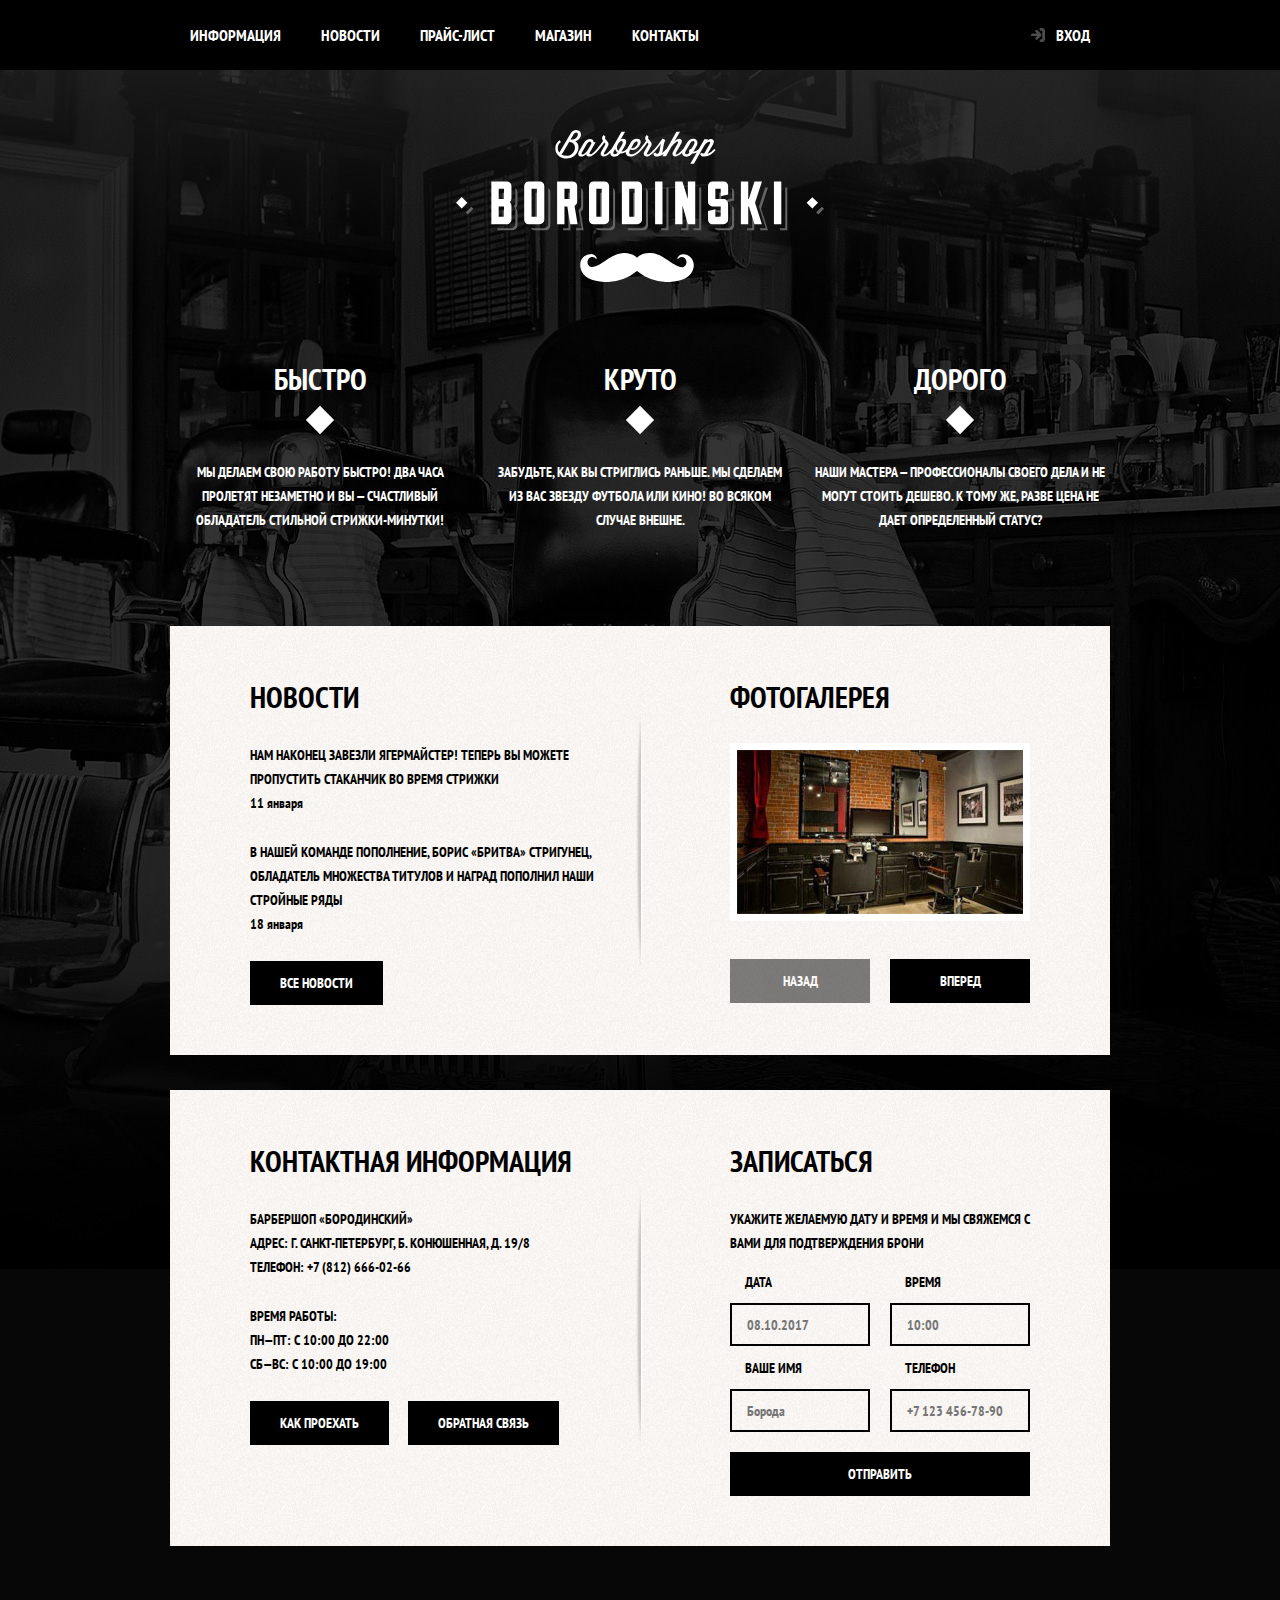
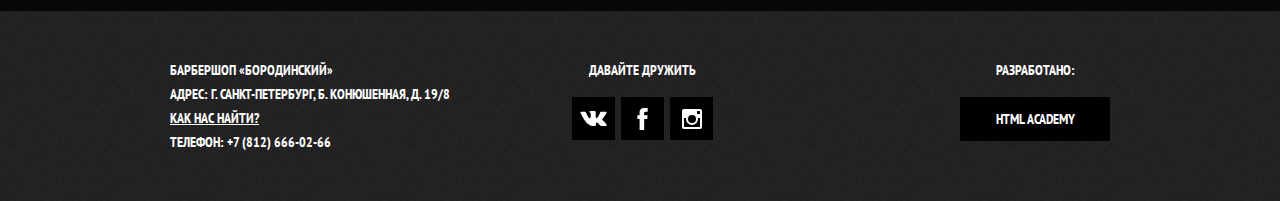
<file: index.html>
<!DOCTYPE html>
<html lang="ru">

<head>
    <meta charset="UTF-8">
    <title>Барбершоп «Бородинский»</title>
    <link rel="stylesheet" href="https://fonts.googleapis.com/css2?family=PT+Sans+Narrow:wght@400;700&display=swap">
    <link rel="stylesheet" href="css/normalize.css">
    <link rel="stylesheet" href="css/style.css">
</head>

<body>
    <header class="main-header">
        <nav class="main-navigation">
            <a class="main-header-logo">
                <img src="img/index-logo.svg" width="368" height="153" alt="Логотип барбершопа">
            </a>

            <div class="main-navigation-wrapper">
                <div class="container">
                    <ul class="site-navigation">
                        <li><a href="info.html">Информация</a></li>
                        <li><a href="news.html">Новости</a></li>
                        <li><a href="price.html">Прайс-лист</a></li>
                        <li><a href="catalog.html">Магазин</a></li>
                        <li><a href="contacts.html">Контакты</a></li>
                    </ul>
                    <ul class="user-navigation">
                        <li><a class="login-link" href="login.html">Вход</a></li>
                    </ul>
                </div>
            </div>
        </nav>
    </header>
    <main class="container">
        <h1 class="visually-hidden">Барбершоп «Бородинский»</h1>

        <section class="features">
            <h2 class="visually-hidden">Преимущества</h2>
            <ul class="features-list">
                <li class="features-item">
                    <h3>Быстро</h3>
                    <p>Мы делаем свою работу быстро! Два часа пролетят незаметно и вы — счастливый обладатель стильной
                        стрижки-минутки!</p>
                </li>
                <li class="features-item">
                    <h3>Круто</h3>
                    <p>Забудьте, как вы стриглись раньше. Мы сделаем из вас звезду футбола или кино! Во всяком случае
                        внешне.</p>
                </li>
                <li class="features-item">
                    <h3>Дорого</h3>
                    <p>Наши мастера — профессионалы своего дела и не могут стоить дешево. К тому же, разве цена не дает
                        определенный статус?</p>
                </li>
            </ul>
        </section>

        <div class="index-columns">
            <section class="news">
                <h2>Новости</h2>
                <ul class="news-list">
                    <li class="news-item">
                        <p>Нам наконец завезли Ягермайстер! Теперь вы можете пропустить стаканчик во время стрижки</p>
                        <time datetime="2016-01-11">11 января</time>
                    </li>
                    <li class="news-item">
                        <p>В нашей команде пополнение, Борис «Бритва» Стригунец, обладатель множества титулов и наград
                            пополнил наши стройные ряды</p>
                        <time datetime="2016-01-18">18 января</time>
                    </li>
                </ul>
                <a class="button" href="news.html" >Все новости</a>
            </section>
            <section class="gallery">
                <h2>Фотогалерея</h2>
                <div class="gallery-container">
                    <figure class="gallery-content">
                        <a href="#"><img src="img/studio.jpg" width="286" height="164" alt="Интерьер"></a>
                    </figure>
                    <button class="button gallery-button gallery-button-back" type="button" disabled>Назад</button>
                    <button class="button gallery-button gallery-button-next" type="button">Вперед</button>
                </div>
            </section>
        </div>

        <div class="index-columns">
            <section class="contacts">
                <h2>Контактная информация</h2>
                <p>
                    Барбершоп «Бородинский»<br>
                    Адрес: г. Санкт-Петербург, Б. Конюшенная, д. 19/8<br>
                    Телефон: +7 (812) 666-02-66</p>
                <p>
                    Время работы:<br>
                    пн—пт: с 10:00 до 22:00<br>
                    сб—вс: с 10:00 до 19:00
                </p>
                <a class="button js-button-map" href="map.html">Как проехать</a>
                <a class="button" href="contacts.html">Обратная связь</a>
            </section>

            <section class="appointment">
                <h2>Записаться</h2>
                <p class="appointment-info">Укажите желаемую дату и время и мы свяжемся с вами для подтверждения брони
                </p>
                <!-- Здесь будет форма -->
                <form class="appointment-form" action="https://echo.htmlacademy.ru" method="post">
                    <p class="appointment-item">
                        <label for="appointment-date">Дата</label>
                        <input id="appointment-date" name="date" type="text" placeholder="08.10.2017">
                    </p>
                    <p class="appointment-item">
                        <label for="appointment-time">Время</label>
                        <input id="appointment-time" name="time" type="text" placeholder="10:00">
                    </p>
                    <p class="appointment-item">
                        <label for="appointment-name">Ваше имя</label>
                        <input id="appointment-name" name="name" type="text" placeholder="Борода">
                    </p>
                    <p class="appointment-item">
                        <label for="appointment-phone">Телефон</label>
                        <input id="appointment-phone" name="phone" type="tel" placeholder="+7 123 456-78-90">
                    </p>
                    <button class="button" type="submit">Отправить</button>
                </form>
            </section>
        </div>
    </main>
    <footer class="main-footer">
        <div class="container">
            <p class="footer-contacts">
                Барбершоп «Бородинский»<br>
                Адрес: г. Санкт-Петербург, Б. Конюшенная, д. 19/8<br>
                <a class="js-button-map-footer" href="map.html">Как нас найти?</a><br>
                Телефон: +7 (812) 666-02-66
            </p>
            <div class="footer-social">
                <b>Давайте дружить</b>
                <ul>
                    <li><a class="social-button" href="#"><span class="visually-hidden">Вконтакте</span>
                            <svg xmlns="http://www.w3.org/2000/svg" width="27" height="15" viewBox="0 0 26.14 14.91">
                                <path
                                    d="M26 13.47l-.09-.17a13.55 13.55 0 0 0-2.6-3q-.87-.83-1.1-1.12A1 1 0 0 1 22 8a10.27 10.27 0 0 1 1.22-1.78l.88-1.16q2.35-3.13 2-4L26 .94a.8.8 0 0 0-.4-.22 2.14 2.14 0 0 0-.87 0h-3.92a.51.51 0 0 0-.27 0h-.3a.6.6 0 0 0-.15.14.93.93 0 0 0-.14.24 22.22 22.22 0 0 1-1.46 3.06q-.5.84-.93 1.46a7 7 0 0 1-.71.91 4.94 4.94 0 0 1-.52.47q-.23.18-.35.15l-.23-.05a.9.9 0 0 1-.31-.33 1.49 1.49 0 0 1-.16-.53V1.6a3.14 3.14 0 0 0 0-.62 2.12 2.12 0 0 0-.14-.44.73.73 0 0 0-.28-.33 1.57 1.57 0 0 0-.46-.18A9 9 0 0 0 12.57 0a8.93 8.93 0 0 0-3.25.33 1.83 1.83 0 0 0-.52.41q-.25.3-.07.33a1.67 1.67 0 0 1 1.16.59l.08.16a2.6 2.6 0 0 1 .19.63 6.32 6.32 0 0 1 .12 1 10.59 10.59 0 0 1 0 1.7q-.07.71-.13 1.1a2.21 2.21 0 0 1-.18.64 2.69 2.69 0 0 1-.16.3l-.07.07a1 1 0 0 1-.37.07.86.86 0 0 1-.46-.19 3.27 3.27 0 0 1-.56-.52 7 7 0 0 1-.66-.93q-.37-.6-.76-1.42l-.22-.39q-.2-.38-.56-1.11t-.62-1.43A.9.9 0 0 0 5.2.9h-.07a.93.93 0 0 0-.22-.16A1.44 1.44 0 0 0 4.6.65L.87.68A1 1 0 0 0 .1.94L0 1a.44.44 0 0 0 0 .22 1.08 1.08 0 0 0 .08.37Q.9 3.53 1.86 5.31t1.66 2.87Q4.23 9.27 5 10.24t1 1.24l.37.41.34.33a8.06 8.06 0 0 0 1 .78 16.34 16.34 0 0 0 1.4.9 7.6 7.6 0 0 0 1.79.72 6.19 6.19 0 0 0 2 .22h1.57a1.08 1.08 0 0 0 .72-.3l.05-.07a.9.9 0 0 0 .1-.25 1.38 1.38 0 0 0 0-.37 4.48 4.48 0 0 1 .09-1.05 2.77 2.77 0 0 1 .23-.71 1.74 1.74 0 0 1 .29-.4 1.19 1.19 0 0 1 .23-.2h.11a.86.86 0 0 1 .77.21 4.52 4.52 0 0 1 .83.79q.39.47.93 1.05a6.41 6.41 0 0 0 1 .87l.27.16a3.31 3.31 0 0 0 .71.3 1.53 1.53 0 0 0 .76.07l3.48-.05a1.58 1.58 0 0 0 .8-.17.68.68 0 0 0 .34-.37 1.06 1.06 0 0 0 0-.46 1.71 1.71 0 0 0-.1-.36z"
                                    fill="#fff" />
                            </svg>
                        </a>
                    </li>
                    <li><a class="social-button" href="#" ><span class="visually-hidden">Фейсбук</span>
                            <svg xmlns="http://www.w3.org/2000/svg" width="19" height="22" viewBox="0 0 10.15 21.74">
                                <path
                                    d="M3.34 1.12A4.77 4.77 0 0 1 6.53 0h3.61v3.81H7.81a1.07 1.07 0 0 0-1.09.83v2.55h3.42c-.08 1.23-.24 2.45-.41 3.67h-3v10.87H2.21V10.86H0V7.21h2.19V3.66a3.83 3.83 0 0 1 1.15-2.54z"
                                    fill="#fff" />
                            </svg>
                        </a>
                    </li>
                    <li><a class="social-button" href="#" ><span class="visually-hidden">Инстаграм</span>
                            <svg xmlns="http://www.w3.org/2000/svg" width="20" height="20" viewBox="0 0 20 20">
                                <path
                                    d="M18 0H2a2 2 0 0 0-2 2v16a2 2 0 0 0 2 2h16a2 2 0 0 0 2-2V2a2 2 0 0 0-2-2zm-8 6a4 4 0 1 1-4 4 4 4 0 0 1 4-4zM2.5 18a.47.47 0 0 1-.5-.5V9h2.1a3.4 3.4 0 0 0-.1 1 6 6 0 1 0 12 0 3.4 3.4 0 0 0-.1-1H18v8.5a.47.47 0 0 1-.5.5zM18 4.5a.47.47 0 0 1-.5.5h-2a.47.47 0 0 1-.5-.5v-2a.47.47 0 0 1 .5-.5h2a.47.47 0 0 1 .5.5z"
                                    fill="#fff" />
                            </svg>
                        </a>
                    </li>
                </ul>
            </div>
            <p class="footer-copyright">
                <b>Разработано:</b>
                <a class="button" href="https://htmlacademy.ru">HTML Academy</a>
            </p>
        </div>
    </footer>

    <section class="modal modal-login">
        <h2>Личный кабинет</h2>
        <p class="modal-description">Введите свой логин и пароль</p>
        <!--Здесь будет форма-->
        <form class="login-form" action="https://echo.htmlacademy.ru" method="post">
            <p>
                <label class="visually-hidden" for="user-login">Логин</label>
                <input class="login-icon-user" id="user-login" type="text" name="login" placeholder="Логин">
            </p>
            <p>
                <label class="visually-hidden" for="user-password">Пароль</label>
                <input class="login-icon-password" id="user-password" type="password" name="password"
                    placeholder="Пароль">
            </p>
            <p class="login-help">
                <label class="login-checkbox">
                    <input class="visually-hidden" type="checkbox" name="remember"  id="login-password-info">
                    <span class="checkbox-indicator"></span>
                    Запомните меня
                </label>
                <a class="restore" href="#" >Я забыл пароль!</a>
            </p>
            <button class="button" type="submit">Войти</button>
        </form>
        <button class="modal-close" type="button">Закрыть</button>
    </section>

    <section class="modal modal-map">
        <h2 class="visually-hidden">Как до нас добраться</h2>

            <div style="position:relative;overflow:hidden;"><a href="https://yandex.ru/maps/2/saint-petersburg/?utm_medium=mapframe&utm_source=maps" style="color:#eee;font-size:12px;position:absolute;top:0px;">Санкт‑Петербург</a><a href="https://yandex.ru/maps/2/saint-petersburg/house/bolshaya_konyushennaya_ulitsa_19_8/Z0kYdQVjSEQPQFtjfXVyeXpgYQ==/?display-text=%D0%B1%D0%BE%D0%BB%D1%8C%D1%88%D0%B0%D1%8F%20%D0%BA%D0%BE%D0%BD%D1%8E%D1%88%D0%B5%D0%BD%D0%BD%D0%B0%D1%8F%2019&ll=30.326686%2C59.938276&mode=search&sctx=ZAAAAAgAEAAaKAoSCRptVRLZwURAEQ6%2BMJkq7EZAEhIJAAAAAICNvz8RAADoIpMXqT8oCjgAQIeJBkgBagJydXAAnQHNzEw9oAEAqAEAvQFzSRbxwgECAADqAQDyAQD4AQCCAibQsdC%2B0LvRjNGI0LDRjyDQutC%2B0L3RjtGI0LXQvdC90LDRjyAxOYoCAA%3D%3D&sll=30.323117%2C59.938635&sspn=0.014475%2C0.004132&text=%D0%B1%D0%BE%D0%BB%D1%8C%D1%88%D0%B0%D1%8F%20%D0%BA%D0%BE%D0%BD%D1%8E%D1%88%D0%B5%D0%BD%D0%BD%D0%B0%D1%8F%2019&utm_medium=mapframe&utm_source=maps&z=17.09" style="color:#eee;font-size:12px;position:absolute;top:14px;">Большая Конюшенная улица, 19/8 — Яндекс.Карты</a><iframe src="https://yandex.ru/map-widget/v1/-/CCUmqEHSSD" width="766" height="560" frameborder="1" allowfullscreen="true" style="position:relative;"></iframe></div>
        <p>
            <img src="img/map.jpg" width="766" height="560"
                alt="Офис компании по адресу ул. Большая Конюшенная 19/8, Санкт-Петербург">
        </p>
        <button class="modal-close modal-close-map" type="button">Закрыть</button>
    </section>
    <!-- <div class="modal-overlay"></div> -->

    <script src="js/popup.js"></script>
    <script src="js/map.js"></script>

</body>
</html>
</file>
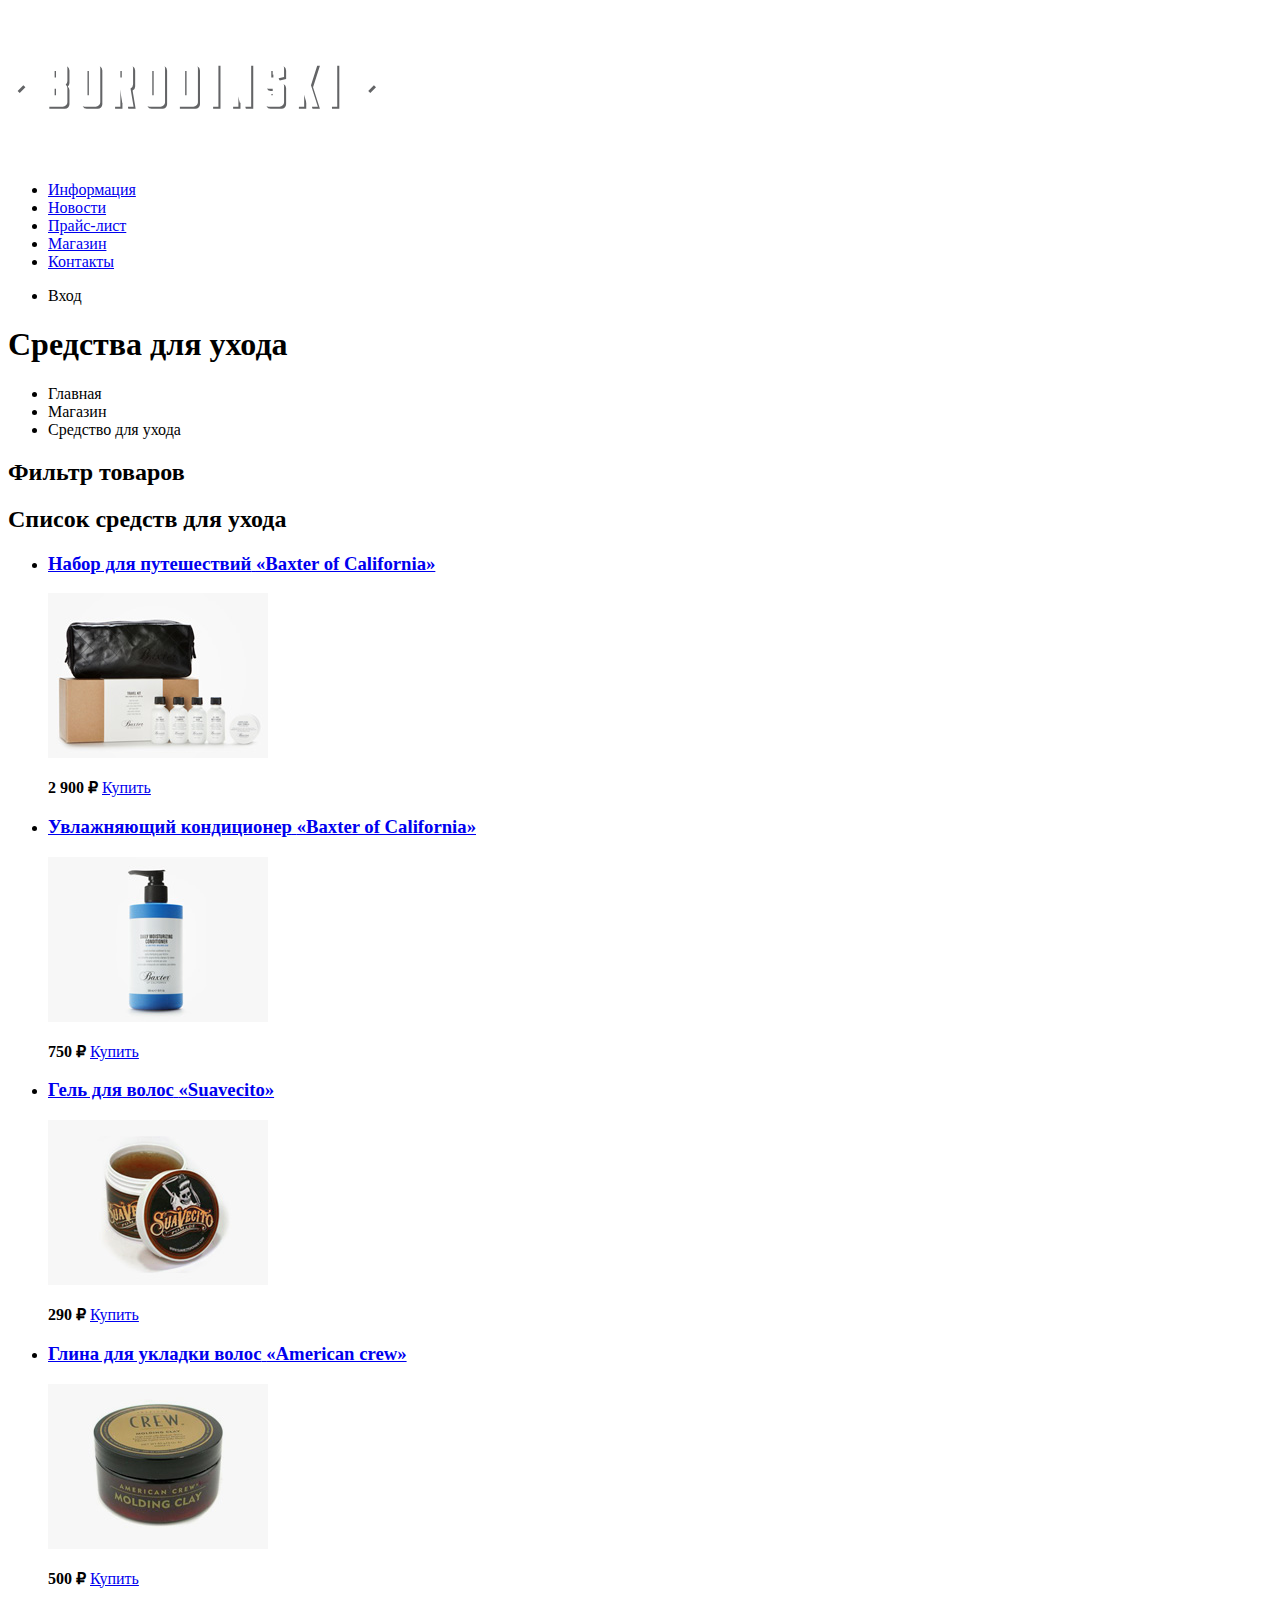
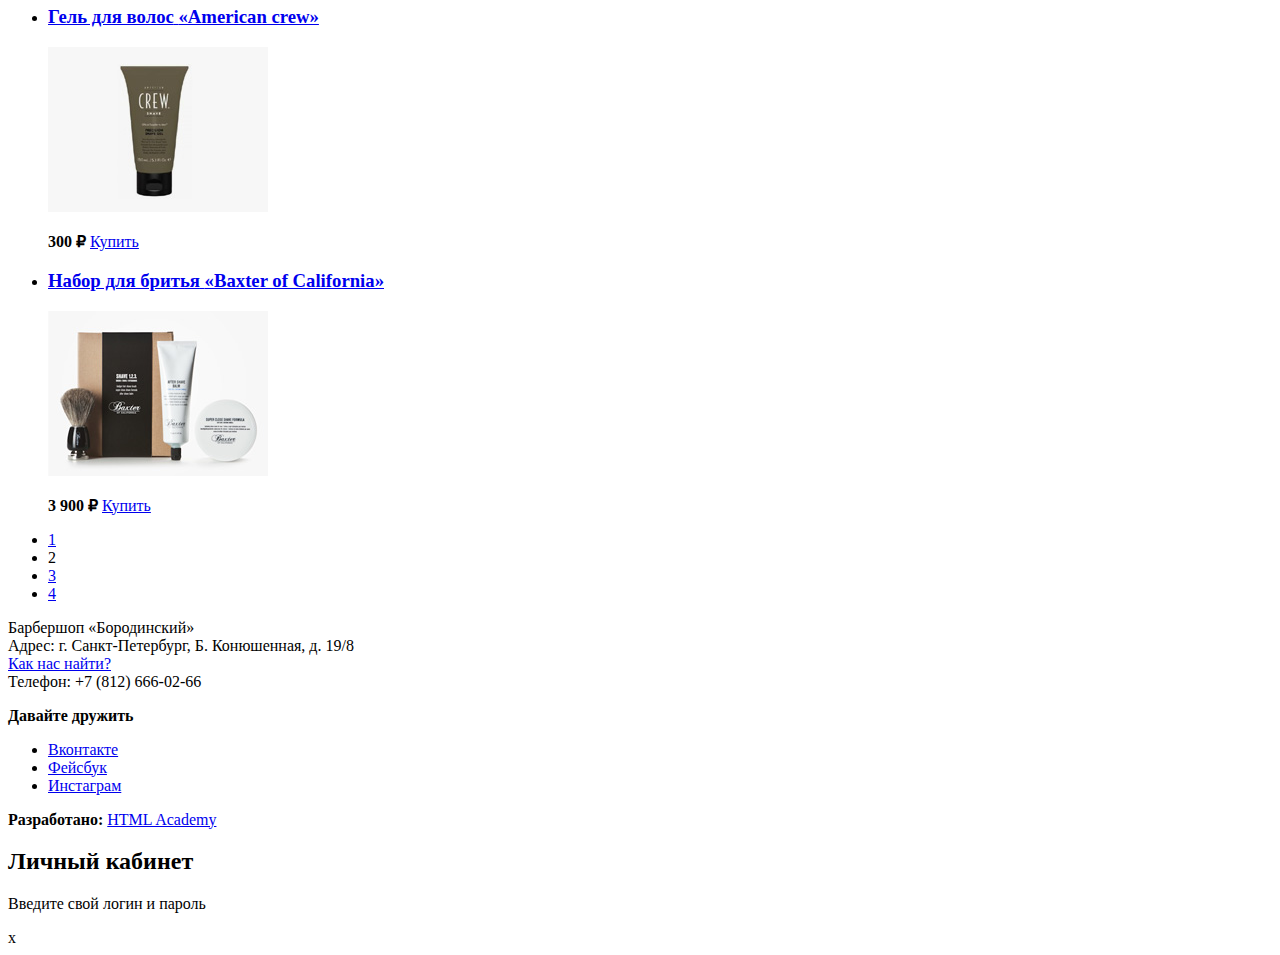
<file: barbershop-shop.html>
<!DOCTYPE html>
<html lang="en">
<head>
    <meta charset="UTF-8">
    <meta http-equiv="X-UA-Compatible" content="IE=edge">
    <meta name="viewport" content="width=device-width, initial-scale=1.0">
    <title></title>
</head>
<body>
    <header class="main-header">
        <nav class="main-navigation">
            <a class="main-header-logo">
                <img href="" src="img/index-logo.svg" width="368" height="153" alt="Логотип барбершопа">
            </a>
            <ul class="site-navigation">
                <li><a href="info.html">Информация</a></li>
                <li><a href="news.html">Новости</a></li>
                <li><a href="price.html">Прайс-лист</a></li>
                <li class="site-navigation-current"><a href="catalog.html">Магазин</a></li>
                <li><a href="contacts.html">Контакты</a></li>
            </ul>
            <ul class="user-navigation">
                <li class="login-link">Вход</li>
            </ul>
        </nav>
    </header>
    <main class="container">
        <h1 class="page-title">Средства для ухода</h1>

        <ul class="breadcrumbs">
            <li><a href="index.html"></a>Главная</li>
            <li><a href="#"></a>Магазин</li>
            <li class="breadcrumbs-current">Средство для ухода</li>
        </ul>
        <section class="filters">
            <h2 class="visually-hidden">Фильтр товаров</h2>
            <!--Здесь будет форма-->
        </section>

        <section class="catalog">
            <h2 class="visually-hidden">Список средств для ухода</h2>
            <ul class="catalog-list">
                <li class="catalog-item">
                    <h3>
                        <a href="catalog-item html">
                            <span class="catalog-category">Набор для путешествий</span>
                            <span class="catalog-item-title">«Baxter of California»</span>
                        </a>
                    </h3>
                    <p>
                        <a href="catalog-item.html">
                            <img src="img/product-1.jpg" width="220" height="165" alt="Набор для путешествий «Baxter of California»">
                        </a>
                    </p>
                    <p>
                        <b>2 900 ₽</b>
                        <a href="#" class="button">Купить</a>
                    </p>
                </li>
                <li class="catalog-item">
                    <h3>
                        <a href="catalog-item.html">
                            <span class="catalog-category">Увлажняющий кондиционер</span>
                            <span class="catalog-item-title"> «Baxter of California»</span>
                        </a>
                    </h3>
                    <p>
                        <a href="catalog-item.html">
                            <img src="img/product-2.jpg" width="220" height="165" alt="Увлажняющий кондиционер «Baxter of California»">
                        </a>
                    </p>    
                    <p>
                        <b>750 ₽</b>
                        <a class="button" href="#">Купить</a>
                    </p>
                </li>
                <li class="catalog-item">
                    <h3>
                        <a href="catalog-item.html">
                            <span class="catalog-category">Гель для волос</span>
                            <span class="catalog-item-title">«Suavecito»</span>
                        </a>
                    </h3>
                    <p class="catalog-item-image">
                        <a href="catalog-item.html">
                            <img src="img/product-3.jpg" width="220" height="165" alt="Гель для волос «Suavecito»">
                        </a>
                    </p>
                    <p class="catalog-item-price">
                        <b>290 ₽</b>
                        <a class="button" href="#">Купить</a>
                    </p>
                </li>
                <li class="catalog-item">
                    <h3>
                        <a href="catalog-item.html">
                            <span class="catalog-category">Глина для укладки волос</span>
                            <span class="catalog-item-title">«American crew»</span>
                        </a>
                    </h3>
                    <p class="catalog-item-image">
                        <a href="catalog-item.html">
                            <img src="img/product-4.jpg" width="220" height="165" alt="Глина для укладки волос «American crew»">
                        </a>
                    </p>
                    <p class="catalog-item-price">
                        <b>500 ₽</b>
                        <a class="button" href="#">Купить</a>
                    </p>
                </li>
                <li class="catalog-item">
                    <h3>
                        <a href="catalog-item.html">
                            <span class="catalog-category">Гель для волос</span>
                            <span class="catalog-item-title">«American crew»</span>
                        </a>
                    </h3>
                    <p class="catalog-item-image">
                        <a href="catalog-item.html">
                            <img src="img/product-5.jpg" width="220" height="165" alt="Гель для волос «American crew»">
                        </a>
                    </p>
                    <p class="catalog-item-price">
                        <b>300 ₽</b>
                        <a class="button" href="#">Купить</a>
                    </p>
                </li>
                <li class="catalog-item">
                    <h3>
                        <a href="catalog-item.html">
                            <span class="catalog-category">Набор для бритья</span>
                            <span class="catalog-item-title">«Baxter of California»</span>
                        </a>
                    </h3>
                    <p class="catalog-item-image">
                        <a href="catalog-item.html">
                            <img src="img/product-6.jpg" width="220" height="165" alt="Набор для бритья «Baxter of California»">
                        </a>
                    </p>
                    <p class="catalog-item-price">
                        <b>3 900 ₽</b>
                        <a class="button" href="#">Купить</a>
                    </p>
                </li>
            </ul>
            <ul class="pagination-list">
                <li class="pagination-item"><a href="#">1</a></li>
                <li class="pagination-item pagination-item-current"><a>2</a></li>
                <li class="pagination-item"><a href="#">3</a></li>
                <li class="pagination-item"><a href="#">4</a></li>
            </ul>

        </section>
    </main>
    <footer class="main-footer">
        <p>
            Барбершоп «Бородинский»
            <br>Адрес: г. Санкт-Петербург, Б. Конюшенная, д. 19/8
            <br>
            <a href="map.html">Как нас найти?</a>
            <br>Телефон: +7 (812) 666-02-66
        </p>
        <div class="footer-social">
            <b>Давайте дружить</b>
            <ul>
                <li>
                    <a href="#" class="social-button">Вконтакте</a>
                </li>
                <li>
                    <a href="#" class="social-button">Фейсбук</a>
                </li>
                <li>
                    <a href="#" class="social-button">Инстаграм</a>
                </li>
            </ul>
        </div>
        <p class="footer-copyright">
            <b>Разработано:</b>
            <a class="button" href="https://htmlacademy.ru">HTML Academy</a>
        </p>
    </footer>
    
    <section class="modal modal-login">
        <h2>Личный кабинет</h2>
        <p>Введите свой логин и пароль</p>
        <!--Здесь будет форма-->
        <span class="modal-close">x</span>
    </section>
</body>
</html>
</file>
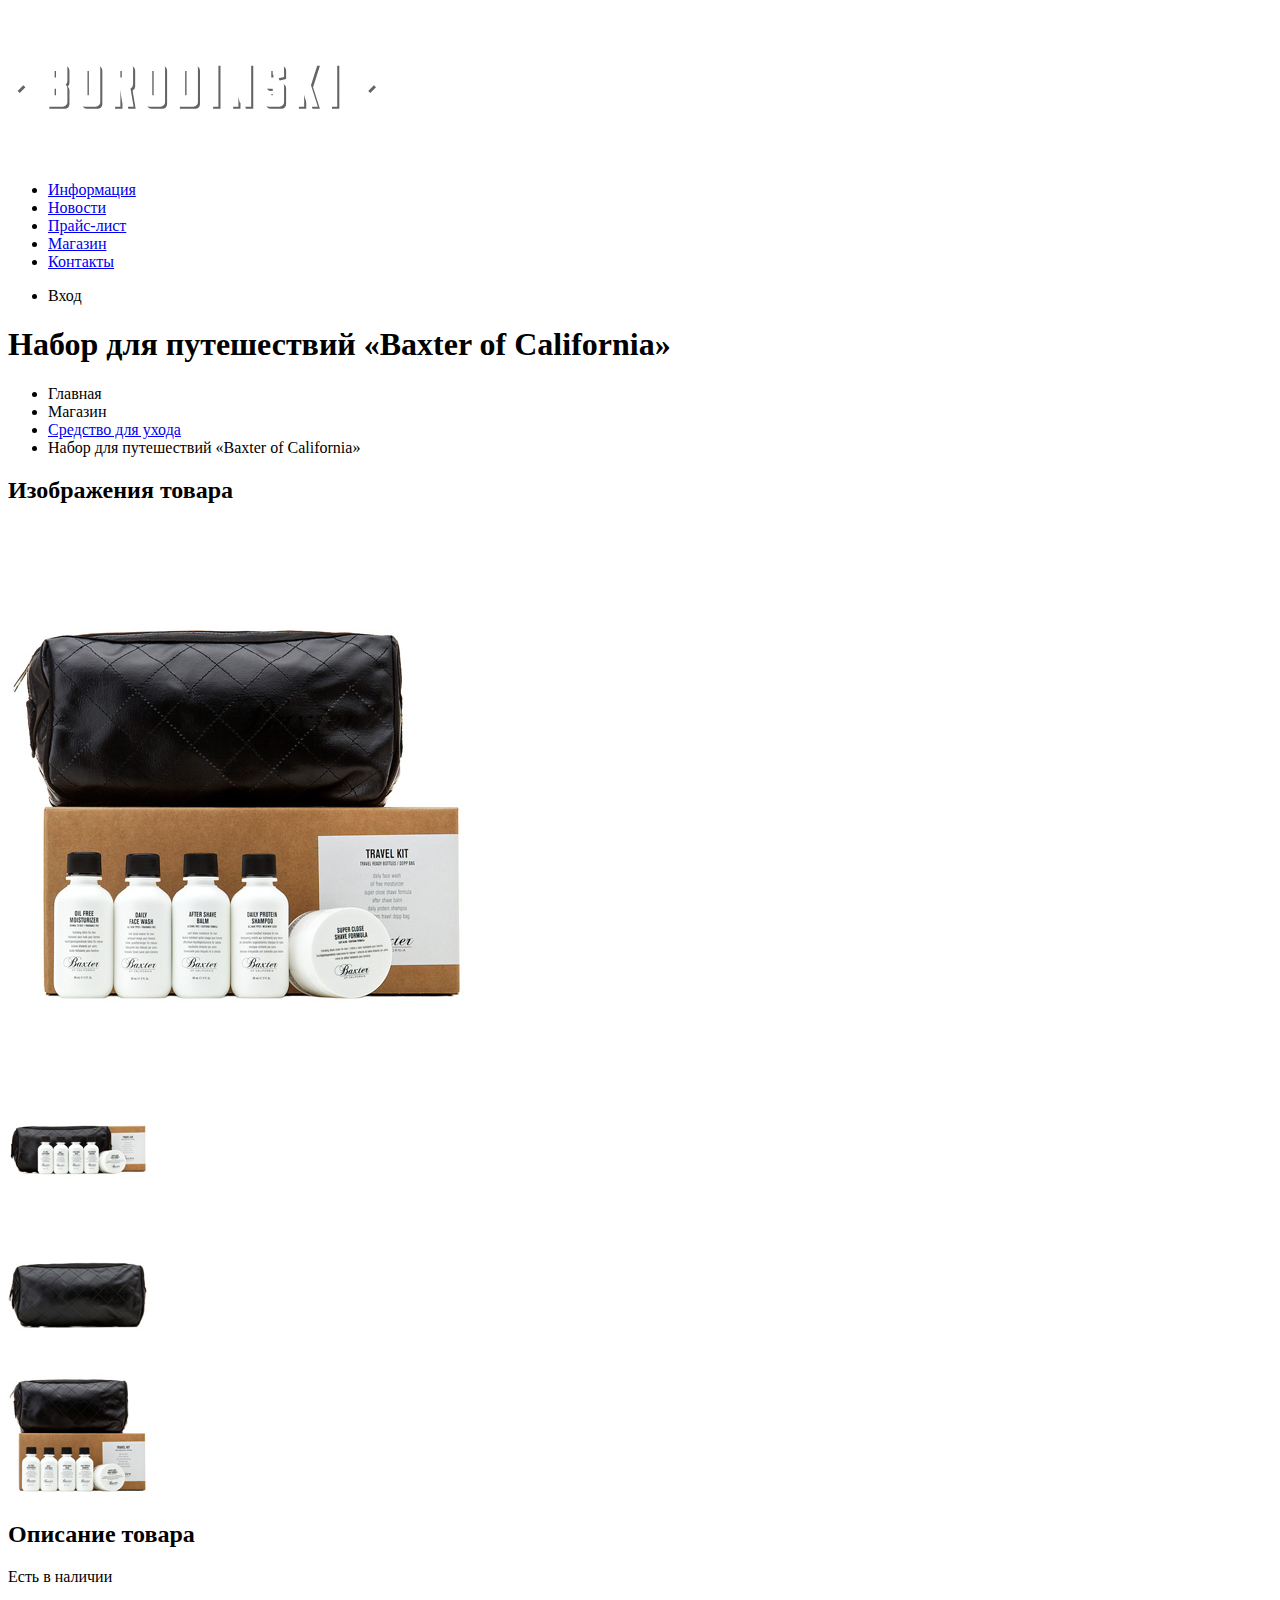
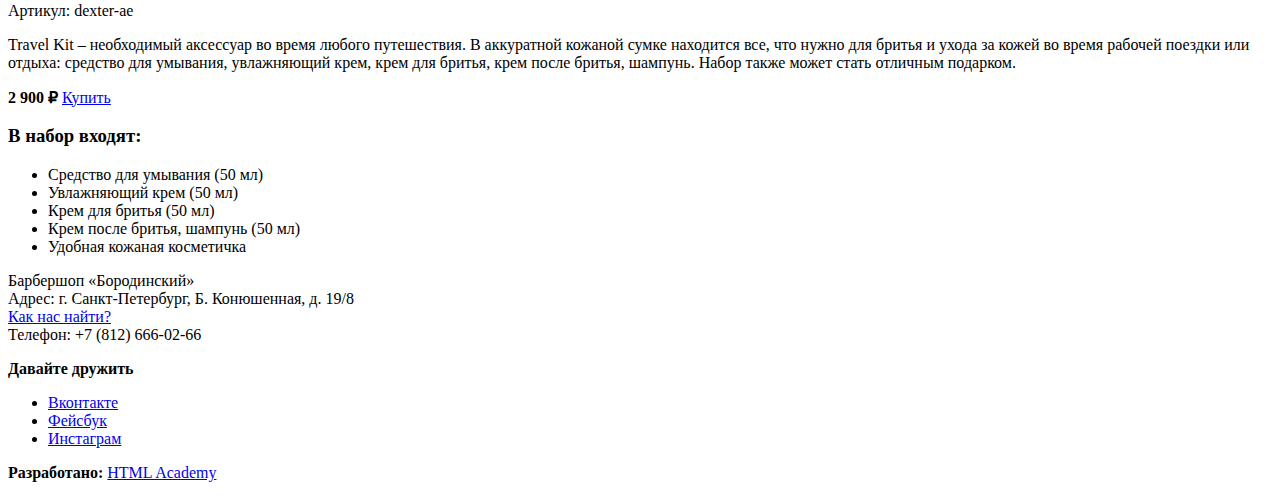
<file: card.html>
<!DOCTYPE html>
<html lang="en">
<head>
    <meta charset="UTF-8">
    <meta http-equiv="X-UA-Compatible" content="IE=edge">
    <meta name="viewport" content="width=device-width, initial-scale=1.0">
    <title>Document</title>
</head>
<body>
    <header class="main-header">
        <nav class="main-navigation">
            <a class="main-header-logo">
                <img src="img/index-logo.svg" width="368" height="153" alt="Логотип барбершопа">
            </a>
            <ul class="site-navigation">
                <li><a href="info.html">Информация</a></li>
                <li><a href="news.html">Новости</a></li>
                <li><a href="price.html">Прайс-лист</a></li>
                <li class="site-navigation-current"><a href="catalog.html">Магазин</a></li>
                <li><a href="contacts.html">Контакты</a></li>
            </ul>
            <ul class="user-navigation">
                <li class="login-link">Вход</li>
            </ul>
        </nav>
    </header>
    <main class="container">
        <h1 class="page-title">Набор для путешествий «Baxter of California»</h1>

        <ul class="breadcrumbs">
            <li><a href="index.html"></a>Главная</li>
            <li><a href="#"></a>Магазин</li>
            <li><a href="#">Средство для ухода</a></li>
            <li class="breadcrumbs-current">Набор для путешествий «Baxter of California»</li>
        </ul>

        <section class="product-photos">
            <h2 class="visually-hidden">Изображения товара</h2>
                <p class="product-photo-full">
                    <img src="img/product-big.jpg" width="460" height="498" alt="Фото всего набора">
                </p>
                <ul class="product-photo-preview"></ul>
                    <li><img src="img/product-small-1.jpg" width="140" height="149" alt="Фото в анфас"></li>
                    <li><img src="img/product-small-2.jpg" width="140" height="149" alt="Фото в профиль"></li>
                    <li><img src="img/product-small-3.jpg" width="140" height="149" alt="Фото отдельной части"></li>
                </ul>

        </section>
        <section class="product-info">
            <h2 class="visually-hidden">Описание товара</h2>
            <p class="product-availability">Есть в наличии</p>
            <p class="product-article">Артикул: dexter-ae</p>
            <p class="product-text">Travel Kit – необходимый аксессуар во время любого путешествия. В аккуратной кожаной сумке находится все, что нужно для бритья и ухода за кожей во время рабочей поездки или отдыха: средство для умывания, увлажняющий крем, крем для бритья, крем после бритья, шампунь. Набор также может стать отличным подарком.</p>
            <p class="product-price">
                <b>2 900 ₽</b>
                <a href="#" class="button">Купить</a>
            </p>
            <h3>В набор входят:</h3>
            <ul>
                <li>Средство для умывания (50 мл)</li>
                <li>Увлажняющий крем (50 мл)</li>
                <li>Крем для бритья (50 мл)</li>
                <li>Крем после бритья, шампунь (50 мл)</li>
                <li>Удобная кожаная косметичка</li>
            </ul>

        </section>
        <footer class="main-footer">
            <p>
                Барбершоп «Бородинский»<br>
                Адрес: г. Санкт-Петербург, Б. Конюшенная, д. 19/8<br>
                <a href="map.html">Как нас найти?</a><br>
                Телефон: +7 (812) 666-02-66
            </p>
            <div class="footer-social">
                <b>Давайте дружить</b>
                <ul>
                    <li><a href="#" class="social-button">Вконтакте</a></li>
                    <li><a href="#" class="social-button">Фейсбук</a></li>
                    <li><a href="#" class="social-button">Инстаграм</a></li>
                </ul>
            </div>
            <p class="footer-copyright">
                <b>Разработано:</b>
                <a class="button" href="https://htmlacademy.ru">HTML Academy</a>
            </p>
        </footer>

    </main>
</body>
</html>
</file>
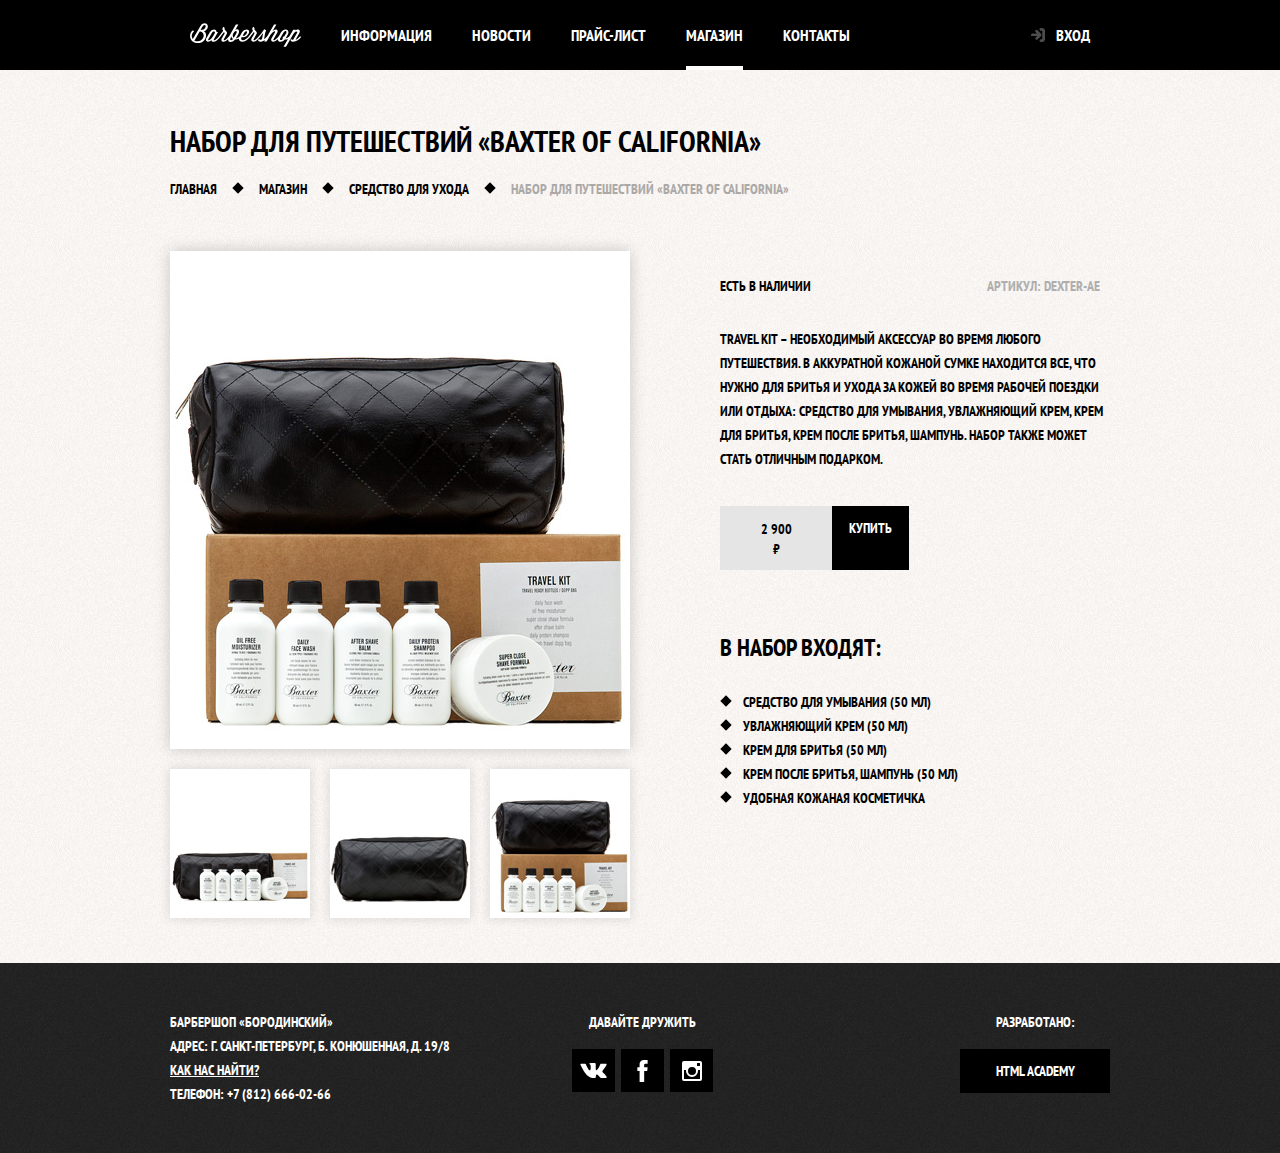
<file: catalog-card.html>
<!DOCTYPE html>
<html lang="ru">
<head>
    <meta charset="UTF-8">
    <link rel="stylesheet" href="https://fonts.googleapis.com/css2?family=PT+Sans+Narrow:wght@400;700&display=swap" rel="stylesheet">
    <link rel="stylesheet" href="css/normalize.css">
    <link rel="stylesheet" href="css/style.css">
    <title>Catalog Card</title>
</head>
<body class="inner-page">
    <header class="main-header">
        <nav class="main-navigation container">
            <a class="main-header-logo">
                <img src="img/logo.svg" width="111" height="24" alt="Логотип барбершопа">
            </a>
            <ul class="site-navigation">
                <li><a href="info.html">Информация</a></li>
                <li><a href="news.html">Новости</a></li>
                <li><a href="price.html">Прайс-лист</a></li>
                <li class="site-navigation-current"><a href="catalog.html">Магазин</a></li>
                <li><a href="contacts.html">Контакты</a></li>
            </ul>
            <ul class="user-navigation">
                <li><a class="login-link" href="login.html">Вход</a></li>
            </ul>
        </nav>
    </header>
    <main class="container">
        <h1 class="page-title">Набор для путешествий «Baxter of California»</h1>
        <ul class="breadcrumbs">
            <li><a href="index.html">Главная</a></li>
            <li><a href="#">Магазин</a></li>
            <li><a href="#">Средство для ухода</a></li>
            <li class="breadcrumbs-current">Набор для путешествий «Baxter of California»</li>
        </ul>

        <div class="catalog-columns">
            <section class="product-photos">
                <h2 class="visually-hidden">Изображения товара</h2>
                    <p class="product-photo-full">
                        <img src="img/product-big.jpg" width="460" height="498" alt="Фото всего набора">
                    </p>
                    <ul class="product-photo-preview">
                        <li><img src="img/product-small-1.jpg" width="140" height="149" alt="Фото в анфас"></li>
                        <li><img src="img/product-small-2.jpg" width="140" height="149" alt="Фото в профиль"></li>
                        <li><img src="img/product-small-3.jpg" width="140" height="149" alt="Фото отдельной части"></li>
                    </ul>
    
            </section>
        
            <section class="product-info">
                <h2 class="visually-hidden">Описание товара</h2>
                <div class="product-description">
                    <p class="product-availability">Есть в наличии</p>
                    <p class="product-article">Артикул: dexter-ae</p>
                </div>
                <p class="product-text">Travel Kit – необходимый аксессуар во время любого путешествия. В аккуратной кожаной сумке находится все,
                    что нужно для бритья и ухода за кожей во время рабочей поездки или отдыха: средство для умывания,
                    увлажняющий крем, крем для бритья, крем после бритья, шампунь. Набор также может стать отличным подарком.</p>
                <p class="product-price">
                    <b>2 900 ₽</b>
                    <a href="#" class="button">Купить</a>
                </p>
                <h3>В набор входят:</h3>
                <ul>
                    <li>Средство для умывания (50 мл)</li>
                    <li>Увлажняющий крем (50 мл)</li>
                    <li>Крем для бритья (50 мл)</li>
                    <li>Крем после бритья, шампунь (50 мл)</li>
                    <li>Удобная кожаная косметичка</li>
                </ul>

            </section>
        </div>
    </main>
        <footer class="main-footer">
            <div class="container">
                <p class="footer-contacts">
                    Барбершоп «Бородинский»<br>
                    Адрес: г. Санкт-Петербург, Б. Конюшенная, д. 19/8<br>
                    <a class="js-button-map-footer" href="map.html">Как нас найти?</a><br>
                    Телефон: +7 (812) 666-02-66
                </p>
                <div class="footer-social">
                    <b>Давайте дружить</b>
                    <ul>
                        <li><a class="social-button" href="#"><span class="visually-hidden">Вконтакте</span>
                                <svg xmlns="http://www.w3.org/2000/svg" width="27" height="15" viewBox="0 0 26.14 14.91">
                                    <path
                                        d="M26 13.47l-.09-.17a13.55 13.55 0 0 0-2.6-3q-.87-.83-1.1-1.12A1 1 0 0 1 22 8a10.27 10.27 0 0 1 1.22-1.78l.88-1.16q2.35-3.13 2-4L26 .94a.8.8 0 0 0-.4-.22 2.14 2.14 0 0 0-.87 0h-3.92a.51.51 0 0 0-.27 0h-.3a.6.6 0 0 0-.15.14.93.93 0 0 0-.14.24 22.22 22.22 0 0 1-1.46 3.06q-.5.84-.93 1.46a7 7 0 0 1-.71.91 4.94 4.94 0 0 1-.52.47q-.23.18-.35.15l-.23-.05a.9.9 0 0 1-.31-.33 1.49 1.49 0 0 1-.16-.53V1.6a3.14 3.14 0 0 0 0-.62 2.12 2.12 0 0 0-.14-.44.73.73 0 0 0-.28-.33 1.57 1.57 0 0 0-.46-.18A9 9 0 0 0 12.57 0a8.93 8.93 0 0 0-3.25.33 1.83 1.83 0 0 0-.52.41q-.25.3-.07.33a1.67 1.67 0 0 1 1.16.59l.08.16a2.6 2.6 0 0 1 .19.63 6.32 6.32 0 0 1 .12 1 10.59 10.59 0 0 1 0 1.7q-.07.71-.13 1.1a2.21 2.21 0 0 1-.18.64 2.69 2.69 0 0 1-.16.3l-.07.07a1 1 0 0 1-.37.07.86.86 0 0 1-.46-.19 3.27 3.27 0 0 1-.56-.52 7 7 0 0 1-.66-.93q-.37-.6-.76-1.42l-.22-.39q-.2-.38-.56-1.11t-.62-1.43A.9.9 0 0 0 5.2.9h-.07a.93.93 0 0 0-.22-.16A1.44 1.44 0 0 0 4.6.65L.87.68A1 1 0 0 0 .1.94L0 1a.44.44 0 0 0 0 .22 1.08 1.08 0 0 0 .08.37Q.9 3.53 1.86 5.31t1.66 2.87Q4.23 9.27 5 10.24t1 1.24l.37.41.34.33a8.06 8.06 0 0 0 1 .78 16.34 16.34 0 0 0 1.4.9 7.6 7.6 0 0 0 1.79.72 6.19 6.19 0 0 0 2 .22h1.57a1.08 1.08 0 0 0 .72-.3l.05-.07a.9.9 0 0 0 .1-.25 1.38 1.38 0 0 0 0-.37 4.48 4.48 0 0 1 .09-1.05 2.77 2.77 0 0 1 .23-.71 1.74 1.74 0 0 1 .29-.4 1.19 1.19 0 0 1 .23-.2h.11a.86.86 0 0 1 .77.21 4.52 4.52 0 0 1 .83.79q.39.47.93 1.05a6.41 6.41 0 0 0 1 .87l.27.16a3.31 3.31 0 0 0 .71.3 1.53 1.53 0 0 0 .76.07l3.48-.05a1.58 1.58 0 0 0 .8-.17.68.68 0 0 0 .34-.37 1.06 1.06 0 0 0 0-.46 1.71 1.71 0 0 0-.1-.36z"
                                        fill="#fff" />
                                </svg>
                            </a>
                        </li>
                        <li><a class="social-button" href="#" ><span class="visually-hidden">Фейсбук</span>
                                <svg xmlns="http://www.w3.org/2000/svg" width="19" height="22" viewBox="0 0 10.15 21.74">
                                    <path
                                        d="M3.34 1.12A4.77 4.77 0 0 1 6.53 0h3.61v3.81H7.81a1.07 1.07 0 0 0-1.09.83v2.55h3.42c-.08 1.23-.24 2.45-.41 3.67h-3v10.87H2.21V10.86H0V7.21h2.19V3.66a3.83 3.83 0 0 1 1.15-2.54z"
                                        fill="#fff" />
                                </svg>
                            </a>
                        </li>
                        <li><a class="social-button" href="#" ><span class="visually-hidden">Инстаграм</span>
                                <svg xmlns="http://www.w3.org/2000/svg" width="20" height="20" viewBox="0 0 20 20">
                                    <path
                                        d="M18 0H2a2 2 0 0 0-2 2v16a2 2 0 0 0 2 2h16a2 2 0 0 0 2-2V2a2 2 0 0 0-2-2zm-8 6a4 4 0 1 1-4 4 4 4 0 0 1 4-4zM2.5 18a.47.47 0 0 1-.5-.5V9h2.1a3.4 3.4 0 0 0-.1 1 6 6 0 1 0 12 0 3.4 3.4 0 0 0-.1-1H18v8.5a.47.47 0 0 1-.5.5zM18 4.5a.47.47 0 0 1-.5.5h-2a.47.47 0 0 1-.5-.5v-2a.47.47 0 0 1 .5-.5h2a.47.47 0 0 1 .5.5z"
                                        fill="#fff" />
                                </svg>
                            </a>
                        </li>
                    </ul>
                </div>
                <p class="footer-copyright">
                    <b>Разработано:</b>
                    <a class="button" href="https://htmlacademy.ru">HTML Academy</a>
                </p>
            </div>
        </footer>

        <section class="modal modal-login">
            <h2>Личный кабинет</h2>
            <p class="modal-description">Введите свой логин и пароль</p>
            <!--Здесь будет форма-->
            <form class="login-form" action="https://echo.htmlacademy.ru" method="post">
                <p>
                    <label class="visually-hidden" for="user-login">Логин</label>
                    <input class="login-icon-user" id="user-login" type="text" name="login" placeholder="Логин">
                </p>
                <p>
                    <label class="visually-hidden" for="user-password">Пароль</label>
                    <input class="login-icon-password" id="user-password" type="password" name="password"
                        placeholder="Пароль">
                </p>
                <p class="login-help">
                    <label class="login-checkbox">
                        <input class="visually-hidden" type="checkbox" name="remember"  id="login-password-info">
                        <span class="checkbox-indicator"></span>
                        Запомните меня
                    </label>
                    <a class="restore" href="#" >Я забыл пароль!</a>
                </p>
                <button class="button" type="submit">Войти</button>
            </form>
            <button class="modal-close" type="button">Закрыть</button>
        </section>
    
        <section class="modal modal-map">
            <h2 class="visually-hidden">Как до нас добраться</h2>
    
            <div style="position:relative;overflow:hidden;"><a href="https://yandex.ru/maps/2/saint-petersburg/?utm_medium=mapframe&utm_source=maps" style="color:#eee;font-size:12px;position:absolute;top:0px;">Санкт‑Петербург</a><a href="https://yandex.ru/maps/2/saint-petersburg/house/bolshaya_konyushennaya_ulitsa_19_8/Z0kYdQVjSEQPQFtjfXVyeXpgYQ==/?display-text=%D0%B1%D0%BE%D0%BB%D1%8C%D1%88%D0%B0%D1%8F%20%D0%BA%D0%BE%D0%BD%D1%8E%D1%88%D0%B5%D0%BD%D0%BD%D0%B0%D1%8F%2019&ll=30.326686%2C59.938276&mode=search&sctx=ZAAAAAgAEAAaKAoSCRptVRLZwURAEQ6%2BMJkq7EZAEhIJAAAAAICNvz8RAADoIpMXqT8oCjgAQIeJBkgBagJydXAAnQHNzEw9oAEAqAEAvQFzSRbxwgECAADqAQDyAQD4AQCCAibQsdC%2B0LvRjNGI0LDRjyDQutC%2B0L3RjtGI0LXQvdC90LDRjyAxOYoCAA%3D%3D&sll=30.323117%2C59.938635&sspn=0.014475%2C0.004132&text=%D0%B1%D0%BE%D0%BB%D1%8C%D1%88%D0%B0%D1%8F%20%D0%BA%D0%BE%D0%BD%D1%8E%D1%88%D0%B5%D0%BD%D0%BD%D0%B0%D1%8F%2019&utm_medium=mapframe&utm_source=maps&z=17.09" style="color:#eee;font-size:12px;position:absolute;top:14px;">Большая Конюшенная улица, 19/8 — Яндекс.Карты</a><iframe src="https://yandex.ru/map-widget/v1/-/CCUmqEHSSD" width="766" height="560" frameborder="1" allowfullscreen="true" style="position:relative;"></iframe></div>
    
            <p>
                <img src="img/map.jpg" width="766" height="560"
                    alt="Офис компании по адресу ул. Большая Конюшенная 19/8, Санкт-Петербург">
            </p>
            <button class="modal-close modal-close-map" type="button">Закрыть</button>
        </section>
        <!-- <div class="modal-overlay"></div> -->

    <script src="js/popup.js"></script>
    <script src="js/inner-page-map.js"></script>
    
</body>
</html>
</file>
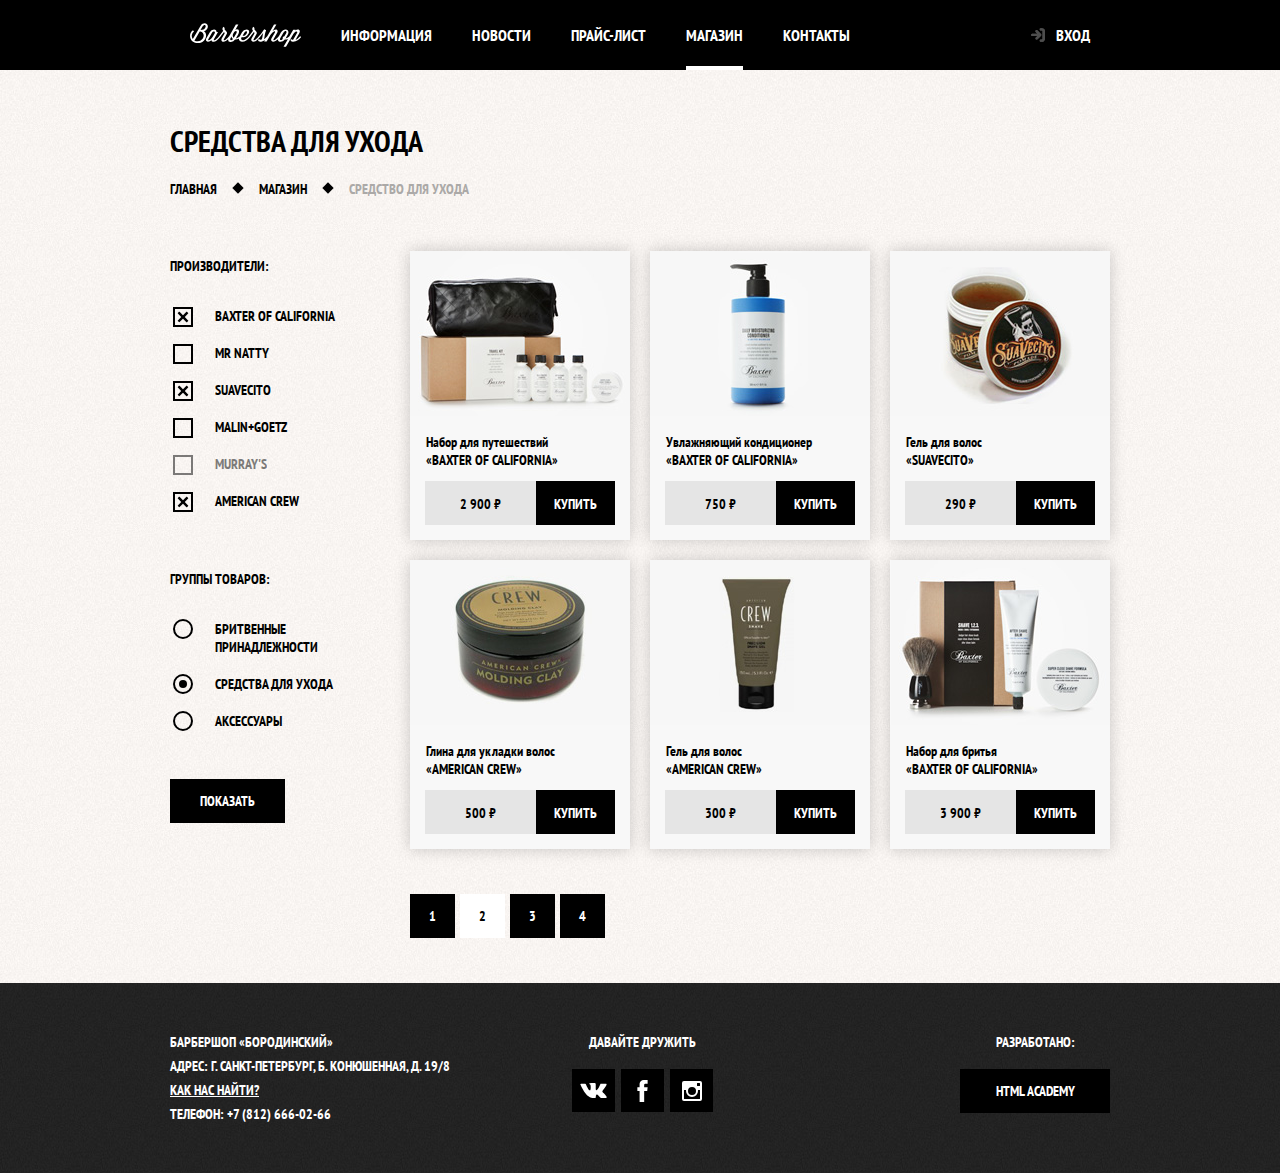
<file: catalog.html>
<!DOCTYPE html>
<html lang="ru">

<head>
    <meta charset="UTF-8">
    <title>Catalog</title>
    <link rel="stylesheet" href="https://fonts.googleapis.com/css2?family=PT+Sans+Narrow:wght@400;700&display=swap" rel="stylesheet">
    <link rel="stylesheet" href="css/normalize.css">
    <link rel="stylesheet" href="css/style.css">
</head>

<body class="inner-page">
    <header class="main-header">
        <nav class="main-navigation container">
            <a class="main-header-logo">
                <img href="" src="img/logo.svg" width="111" height="24" alt="Логотип барбершопа">
            </a>
            <ul class="site-navigation">
                <li><a href="info.html">Информация</a></li>
                <li><a href="news.html">Новости</a></li>
                <li><a href="price.html">Прайс-лист</a></li>
                <li class="site-navigation-current"><a href="catalog.html">Магазин</a></li>
                <li><a href="contacts.html">Контакты</a></li>
            </ul>
            <ul class="user-navigation">
                <li><a class="login-link" href="login.html">Вход</a></li>
            </ul>
        </nav>
    </header>
    <main class="container">
        <h1 class="page-title">Средства для ухода</h1>
        <ul class="breadcrumbs">
            <li><a href="index.html">Главная</a></li>
            <li><a href="#">Магазин</a></li>
            <li class="breadcrumbs-current">Средство для ухода</li>
        </ul>
        <div class="catalog-columns">
            <section class="filters">
                <h2 class="visually-hidden">Фильтр товаров</h2>
                <!--Здесь будет форма-->
                <form action="https://echo.htmlacademy.ru" class="filter" method="get">
                    <fieldset>
                        <legend>Производители:</legend>
                        <ul>
                            <li class="filter-option">
                                <input type="checkbox" class="visually-hidden filter-input filter-input-checkbox" name="baxter-of-california" id="filter-baxter-of-california" checked>
                                <label for="filter-baxter-of-california">Baxter of California</label>
                            </li>
                            <li class="filter-option">
                                <input type="checkbox" class="visually-hidden filter-input filter-input-checkbox" name="mr-natty" id="filter-mr-natty">
                                <label for="filter-mr-natty">Mr Natty</label>
                            </li>
                            <li class="filter-option">
                                <input type="checkbox" class="visually-hidden filter-input filter-input-checkbox" name="suavecito" id="filter-suavecito" checked>
                                <label for="filter-suavecito">Suavecito</label>
                            </li>
                            <li class="filter-option">
                                <input type="checkbox" class="visually-hidden filter-input filter-input-checkbox" name="malin-goetz" id="filter-malin-goetz">
                                <label for="filter-malin-goetz">Malin+Goetz</label>
                            </li>
                            <li class="filter-option">
                                <input type="checkbox" class="visually-hidden filter-input filter-input-checkbox" name="murrays" id="filter-murrays" disabled>
                                <label for="filter-murrays">Murray's</label>
                            </li>
                            <li class="filter-option">
                                <input type="checkbox" class="visually-hidden filter-input filter-input-checkbox" name="american-crew" id="filter-american-crew" checked>
                                <label for="filter-american-crew">American Crew</label>
                            </li>
                        </ul>
                    </fieldset>
                    <fieldset>
                        <legend>Группы товаров:</legend>
                        <ul>
                            <li class="filter-option">
                                <input type="radio"
                                    class="visually-hidden filter-input filter-input-radio" name="product-group"
                                    value="shaving" id="filter-shave">
                                <label for="filter-shave">Бритвенные принадлежности</label>
                            </li>
                            <li class="filter-option">
                                <input type="radio"
                                    class="visually-hidden filter-input filter-input-radio" name="product-group"
                                    value="hair-care" checked id="filter-care">
                                <label for="filter-care">Средства для ухода</label>
                            </li>
                            <li class="filter-option">
                                <input type="radio"
                                    class="visually-hidden filter-input filter-input-radio" name="product-group"
                                    value="accessories" id="filter-accessories">
                                <label for="filter-accessories">Аксессуары</label>
                            </li>
                        </ul>
                    </fieldset>
                    <button class="filter-button button type="submit" ">Показать</button>
                </form>
            </section>
    
            <section class="catalog">
                <h2 class="visually-hidden">Список средств для ухода</h2>
                <ul class="catalog-list">
                    <li class="catalog-item">
                        <a href="catalog-card.html">
                            <h3>
                                <span class="catalog-category">Набор для путешествий</span>
                                <span class="catalog-item-title">«Baxter of California»</span>
                            </h3>
                            <p class="catalog-item-image">
                                <img src="img/product-1.jpg" width="220" height="165"
                                    alt="Набор для путешествий «Baxter of California»">
                            </p>
                        </a>
                        <p class="catalog-item-price">
                            <b>2 900 ₽</b>
                            <a href="#" class="button">Купить</a>
                        </p>
                    </li>
                    <li class="catalog-item">
                        <a href="catalog-item.html">
                            <h3>
                                <span class="catalog-category">Увлажняющий кондиционер</span>
                                <span class="catalog-item-title"> «Baxter of California»</span>
                            </h3>
                            <p class="catalog-item-image">
                                <img src="img/product-2.jpg" width="220" height="165"
                                    alt="Увлажняющий кондиционер «Baxter of California»">
                            </p>
                        </a>
                        <p class="catalog-item-price">
                            <b>750 ₽</b>
                            <a class="button" href="#">Купить</a>
                        </p>
                    </li>
                    <li class="catalog-item">
                        <a href="catalog-item.html">
                            <h3>
                                <span class="catalog-category">Гель для волос</span>
                                <span class="catalog-item-title">«Suavecito»</span>
                            </h3>
                            <p class="catalog-item-image">
                                <img src="img/product-3.jpg" width="220" height="165" alt="Гель для волос «Suavecito»">
                            </p>
                        </a> 
                        <p class="catalog-item-price">
                            <b>290 ₽</b>
                            <a class="button" href="#">Купить</a>
                        </p>
                    </li>
                    <li class="catalog-item">
                        <a href="catalog-item.html">
                            <h3>
                                <span class="catalog-category">Глина для укладки волос</span>
                                <span class="catalog-item-title">«American crew»</span>
                            </h3>
                            <p class="catalog-item-image">
                                <img src="img/product-4.jpg" width="220" height="165"
                                    alt="Глина для укладки волос «American crew»">
                            </p>
                        </a>
                        <p class="catalog-item-price">
                            <b>500 ₽</b>
                            <a class="button" href="#">Купить</a>
                        </p>
                    </li>
                    <li class="catalog-item">
                        <a href="catalog-item.html">
                            <h3>
                                <span class="catalog-category">Гель для волос</span>
                                <span class="catalog-item-title">«American crew»</span>
                            </h3>
                            <p class="catalog-item-image">
                                <img src="img/product-5.jpg" width="220" height="165" alt="Гель для волос «American crew»">
                            </p>
                        </a>
                        <p class="catalog-item-price">
                            <b>300 ₽</b>
                            <a class="button" href="#">Купить</a>
                        </p>
                    </li>
                    <li class="catalog-item">
                        <a href="catalog-item.html">
                            <h3>
                                <span class="catalog-category">Набор для бритья</span>
                                <span class="catalog-item-title">«Baxter of California»</span>
                            </h3>
                            <p class="catalog-item-image">
                                <img src="img/product-6.jpg" width="220" height="165" alt="Набор для бритья «Baxter of California»">
                            </p>
                        </a>
                        <p class="catalog-item-price">
                            <b>3 900 ₽</b>
                            <a class="button" href="#">Купить</a>
                        </p>
                    </li>
                </ul>
                <ul class="pagination-list">
                    <li class="pagination-item"><a href="#">1</a></li>
                    <li class="pagination-item pagination-item-current"><a>2</a></li>
                    <li class="pagination-item"><a href="#">3</a></li>
                    <li class="pagination-item"><a href="#">4</a></li>
                </ul>
    
            </section>
        </div>
    </main>
    <footer class="main-footer">
        <div class="container">
            <p class="footer-contacts">
                Барбершоп «Бородинский»<br>
                Адрес: г. Санкт-Петербург, Б. Конюшенная, д. 19/8<br>
                <a class="js-button-map-footer" href="map.html">Как нас найти?</a><br>
                Телефон: +7 (812) 666-02-66
            </p>
            <div class="footer-social">
                <b>Давайте дружить</b>
                <ul>
                    <li><a class="social-button" href="#"><span class="visually-hidden">Вконтакте</span>
                            <svg xmlns="http://www.w3.org/2000/svg" width="27" height="15" viewBox="0 0 26.14 14.91">
                                <path
                                    d="M26 13.47l-.09-.17a13.55 13.55 0 0 0-2.6-3q-.87-.83-1.1-1.12A1 1 0 0 1 22 8a10.27 10.27 0 0 1 1.22-1.78l.88-1.16q2.35-3.13 2-4L26 .94a.8.8 0 0 0-.4-.22 2.14 2.14 0 0 0-.87 0h-3.92a.51.51 0 0 0-.27 0h-.3a.6.6 0 0 0-.15.14.93.93 0 0 0-.14.24 22.22 22.22 0 0 1-1.46 3.06q-.5.84-.93 1.46a7 7 0 0 1-.71.91 4.94 4.94 0 0 1-.52.47q-.23.18-.35.15l-.23-.05a.9.9 0 0 1-.31-.33 1.49 1.49 0 0 1-.16-.53V1.6a3.14 3.14 0 0 0 0-.62 2.12 2.12 0 0 0-.14-.44.73.73 0 0 0-.28-.33 1.57 1.57 0 0 0-.46-.18A9 9 0 0 0 12.57 0a8.93 8.93 0 0 0-3.25.33 1.83 1.83 0 0 0-.52.41q-.25.3-.07.33a1.67 1.67 0 0 1 1.16.59l.08.16a2.6 2.6 0 0 1 .19.63 6.32 6.32 0 0 1 .12 1 10.59 10.59 0 0 1 0 1.7q-.07.71-.13 1.1a2.21 2.21 0 0 1-.18.64 2.69 2.69 0 0 1-.16.3l-.07.07a1 1 0 0 1-.37.07.86.86 0 0 1-.46-.19 3.27 3.27 0 0 1-.56-.52 7 7 0 0 1-.66-.93q-.37-.6-.76-1.42l-.22-.39q-.2-.38-.56-1.11t-.62-1.43A.9.9 0 0 0 5.2.9h-.07a.93.93 0 0 0-.22-.16A1.44 1.44 0 0 0 4.6.65L.87.68A1 1 0 0 0 .1.94L0 1a.44.44 0 0 0 0 .22 1.08 1.08 0 0 0 .08.37Q.9 3.53 1.86 5.31t1.66 2.87Q4.23 9.27 5 10.24t1 1.24l.37.41.34.33a8.06 8.06 0 0 0 1 .78 16.34 16.34 0 0 0 1.4.9 7.6 7.6 0 0 0 1.79.72 6.19 6.19 0 0 0 2 .22h1.57a1.08 1.08 0 0 0 .72-.3l.05-.07a.9.9 0 0 0 .1-.25 1.38 1.38 0 0 0 0-.37 4.48 4.48 0 0 1 .09-1.05 2.77 2.77 0 0 1 .23-.71 1.74 1.74 0 0 1 .29-.4 1.19 1.19 0 0 1 .23-.2h.11a.86.86 0 0 1 .77.21 4.52 4.52 0 0 1 .83.79q.39.47.93 1.05a6.41 6.41 0 0 0 1 .87l.27.16a3.31 3.31 0 0 0 .71.3 1.53 1.53 0 0 0 .76.07l3.48-.05a1.58 1.58 0 0 0 .8-.17.68.68 0 0 0 .34-.37 1.06 1.06 0 0 0 0-.46 1.71 1.71 0 0 0-.1-.36z"
                                    fill="#fff" />
                            </svg>
                        </a>
                    </li>
                    <li><a class="social-button" href="#" ><span class="visually-hidden">Фейсбук</span>
                            <svg xmlns="http://www.w3.org/2000/svg" width="19" height="22" viewBox="0 0 10.15 21.74">
                                <path
                                    d="M3.34 1.12A4.77 4.77 0 0 1 6.53 0h3.61v3.81H7.81a1.07 1.07 0 0 0-1.09.83v2.55h3.42c-.08 1.23-.24 2.45-.41 3.67h-3v10.87H2.21V10.86H0V7.21h2.19V3.66a3.83 3.83 0 0 1 1.15-2.54z"
                                    fill="#fff" />
                            </svg>
                        </a>
                    </li>
                    <li><a class="social-button" href="#" ><span class="visually-hidden">Инстаграм</span>
                            <svg xmlns="http://www.w3.org/2000/svg" width="20" height="20" viewBox="0 0 20 20">
                                <path
                                    d="M18 0H2a2 2 0 0 0-2 2v16a2 2 0 0 0 2 2h16a2 2 0 0 0 2-2V2a2 2 0 0 0-2-2zm-8 6a4 4 0 1 1-4 4 4 4 0 0 1 4-4zM2.5 18a.47.47 0 0 1-.5-.5V9h2.1a3.4 3.4 0 0 0-.1 1 6 6 0 1 0 12 0 3.4 3.4 0 0 0-.1-1H18v8.5a.47.47 0 0 1-.5.5zM18 4.5a.47.47 0 0 1-.5.5h-2a.47.47 0 0 1-.5-.5v-2a.47.47 0 0 1 .5-.5h2a.47.47 0 0 1 .5.5z"
                                    fill="#fff" />
                            </svg>
                        </a>
                    </li>
                </ul>
            </div>
            <p class="footer-copyright">
                <b>Разработано:</b>
                <a class="button" href="https://htmlacademy.ru">HTML Academy</a>
            </p>
        </div>
    </footer>

    <section class="modal modal-login">
        <h2>Личный кабинет</h2>
        <p class="modal-description">Введите свой логин и пароль</p>
        <!--Здесь будет форма-->
        <form class="login-form" action="https://echo.htmlacademy.ru" method="post">
            <p>
                <label class="visually-hidden" for="user-login">Логин</label>
                <input class="login-icon-user" id="user-login" type="text" name="login" placeholder="Логин">
            </p>
            <p>
                <label class="visually-hidden" for="user-password">Пароль</label>
                <input class="login-icon-password" id="user-password" type="password" name="password"
                    placeholder="Пароль">
            </p>
            <p class="login-help">
                <label class="login-checkbox">
                    <input class="visually-hidden" type="checkbox" name="remember"  id="login-password-info">
                    <span class="checkbox-indicator"></span>
                    Запомните меня
                </label>
                <a class="restore" href="#" >Я забыл пароль!</a>
            </p>
            <button class="button" type="submit">Войти</button>
        </form>
        <button class="modal-close" type="button">Закрыть</button>
    </section>

    <section class="modal modal-map">
        <h2 class="visually-hidden">Как до нас добраться</h2>

        <div style="position:relative;overflow:hidden;"><a href="https://yandex.ru/maps/2/saint-petersburg/?utm_medium=mapframe&utm_source=maps" style="color:#eee;font-size:12px;position:absolute;top:0px;">Санкт‑Петербург</a><a href="https://yandex.ru/maps/2/saint-petersburg/house/bolshaya_konyushennaya_ulitsa_19_8/Z0kYdQVjSEQPQFtjfXVyeXpgYQ==/?display-text=%D0%B1%D0%BE%D0%BB%D1%8C%D1%88%D0%B0%D1%8F%20%D0%BA%D0%BE%D0%BD%D1%8E%D1%88%D0%B5%D0%BD%D0%BD%D0%B0%D1%8F%2019&ll=30.326686%2C59.938276&mode=search&sctx=ZAAAAAgAEAAaKAoSCRptVRLZwURAEQ6%2BMJkq7EZAEhIJAAAAAICNvz8RAADoIpMXqT8oCjgAQIeJBkgBagJydXAAnQHNzEw9oAEAqAEAvQFzSRbxwgECAADqAQDyAQD4AQCCAibQsdC%2B0LvRjNGI0LDRjyDQutC%2B0L3RjtGI0LXQvdC90LDRjyAxOYoCAA%3D%3D&sll=30.323117%2C59.938635&sspn=0.014475%2C0.004132&text=%D0%B1%D0%BE%D0%BB%D1%8C%D1%88%D0%B0%D1%8F%20%D0%BA%D0%BE%D0%BD%D1%8E%D1%88%D0%B5%D0%BD%D0%BD%D0%B0%D1%8F%2019&utm_medium=mapframe&utm_source=maps&z=17.09" style="color:#eee;font-size:12px;position:absolute;top:14px;">Большая Конюшенная улица, 19/8 — Яндекс.Карты</a><iframe src="https://yandex.ru/map-widget/v1/-/CCUmqEHSSD" width="766" height="560" frameborder="1" allowfullscreen="true" style="position:relative;"></iframe></div>

        <p>
            <img src="img/map.jpg" width="766" height="560"
                alt="Офис компании по адресу ул. Большая Конюшенная 19/8, Санкт-Петербург">
        </p>
        <button class="modal-close modal-close-map" type="button">Закрыть</button>
    </section>
    <!-- <div class="modal-overlay"></div> -->



    <script src="js/popup.js"></script>
    <script src="js/inner-page-map.js"></script>

</body>
</html>
</file>
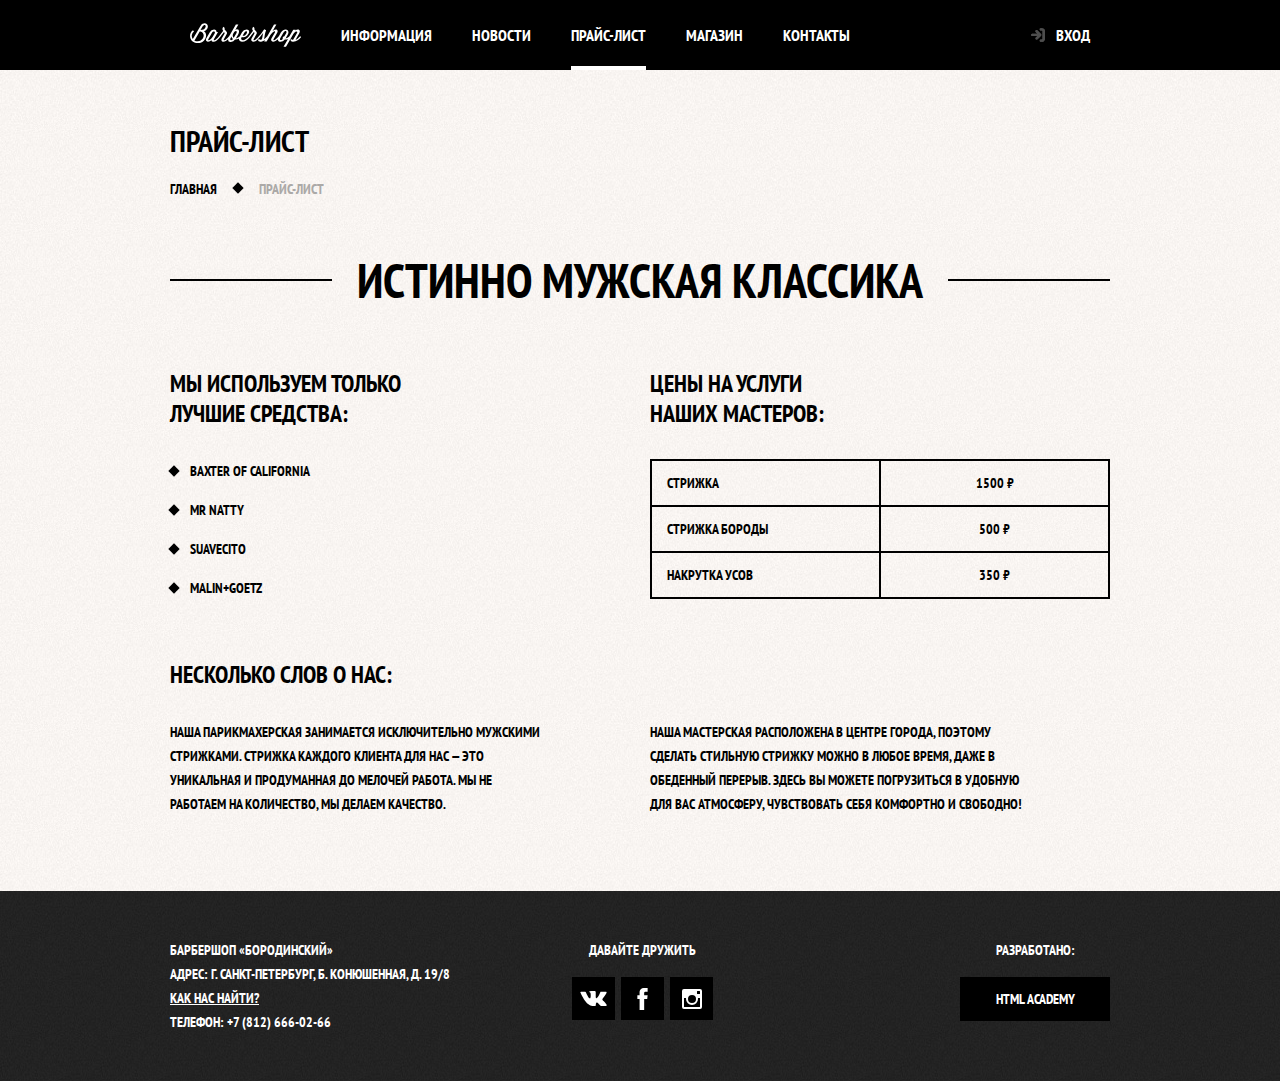
<file: price.html>
<!DOCTYPE html>
<html lang="ru">
<head>
    <meta charset="UTF-8">
    <title>Price</title>
    <link rel="stylesheet" href="https://fonts.googleapis.com/css2?family=PT+Sans+Narrow:wght@400;700&display=swap">
    <link rel="stylesheet" href="css/normalize.css">
    <link rel="stylesheet" href="css/style.css">
    
</head>
<body class="inner-page">
    <header class="main-header">
        <nav class="main-navigation container">
            <a class="main-header-logo">
                <img src="img/logo.svg" width="111" height="24" alt="Логотип барбершопа">
            </a>
            <ul class="site-navigation">
                <li><a href="info.html">Информация</a></li>
                <li><a href="news.html">Новости</a></li>
                <li class="site-navigation-current"><a href="price.html">Прайс-лист</a></li>
                <li><a href="catalog.html">Магазин</a></li>
                <li><a href="contacts.html">Контакты</a></li>
            </ul>
            <ul class="user-navigation">
                <li><a class="login-link" href="login.html">Вход</a></li>
            </ul>
        </nav>
    </header>

    <main class="container">

        <div class="inner-page-container">
            <h1 class="page-title">Прайс-лист</h1>
            <ul class="breadcrumbs">
                <li><a href="index.html">Главная</a></li>
                <li class="breadcrumbs-current">Прайс-лист</li>
            </ul>
        </div>

        <section class="inner-content">
            <h2 class="big-heading">Истинно мужская классика</h2>

            <div class="inner-columns">
                <div class="inner-column-left">

                    <h2>Мы используем только<br> лучшие средства:</h2>
                    <ul class="custom-list-1">
                        <li>Baxter of California</li>
                        <li>Mr Natty</li>
                        <li>Suavecito</li>
                        <li>Malin+Goetz</li>
                    </ul>

                </div>
                <div class="inner-column-right">

                    <h2>Цены на услуги<br> наших мастеров:</h2>
                    <table class="custom-table-1">
                        <tr>
                            <td>Стрижка</td>
                            <td>1500 ₽</td>
                        </tr>
                        <tr>
                            <td>Стрижка бороды</td>
                            <td>500 ₽</td>
                        </tr>
                        <tr>
                            <td>Накрутка усов</td>
                            <td>350 ₽</td>
                        </tr>
                    </table>

                </div>
            </div>

            <div class="inner-columns">
                <h2>Несколько слов о нас:</h2>
                <div class="inner-column-left">
                    <p class="short-text">Наша парикмахерская занимается исключительно мужскими стрижками. Стрижка каждого клиента для нас — это
                        уникальная и продуманная до мелочей работа. Мы не работаем на количество, мы делаем качество.</p>

                </div>
                <div class="inner-column-right">

                    <p class="short-text">Наша мастерская расположена в центре города, поэтому сделать стильную стрижку можно в любое время, даже
                        в обеденный перерыв. Здесь вы можете погрузиться в удобную для вас атмосферу, чувствовать себя комфортно
                        и свободно!</p>

                </div>
            </div>
        </section>

    </main>

    <footer class="main-footer">
        <div class="container">
            <p class="footer-contacts">
                Барбершоп «Бородинский»<br>
                Адрес: г. Санкт-Петербург, Б. Конюшенная, д. 19/8<br>
                <a class="js-button-map-footer" href="map.html">Как нас найти?</a><br>
                Телефон: +7 (812) 666-02-66
            </p>
            <div class="footer-social">
                <b>Давайте дружить</b>
                <ul>
                    <li><a class="social-button" href="#"><span class="visually-hidden">Вконтакте</span>
                            <svg xmlns="http://www.w3.org/2000/svg" width="27" height="15" viewBox="0 0 26.14 14.91">
                                <path
                                    d="M26 13.47l-.09-.17a13.55 13.55 0 0 0-2.6-3q-.87-.83-1.1-1.12A1 1 0 0 1 22 8a10.27 10.27 0 0 1 1.22-1.78l.88-1.16q2.35-3.13 2-4L26 .94a.8.8 0 0 0-.4-.22 2.14 2.14 0 0 0-.87 0h-3.92a.51.51 0 0 0-.27 0h-.3a.6.6 0 0 0-.15.14.93.93 0 0 0-.14.24 22.22 22.22 0 0 1-1.46 3.06q-.5.84-.93 1.46a7 7 0 0 1-.71.91 4.94 4.94 0 0 1-.52.47q-.23.18-.35.15l-.23-.05a.9.9 0 0 1-.31-.33 1.49 1.49 0 0 1-.16-.53V1.6a3.14 3.14 0 0 0 0-.62 2.12 2.12 0 0 0-.14-.44.73.73 0 0 0-.28-.33 1.57 1.57 0 0 0-.46-.18A9 9 0 0 0 12.57 0a8.93 8.93 0 0 0-3.25.33 1.83 1.83 0 0 0-.52.41q-.25.3-.07.33a1.67 1.67 0 0 1 1.16.59l.08.16a2.6 2.6 0 0 1 .19.63 6.32 6.32 0 0 1 .12 1 10.59 10.59 0 0 1 0 1.7q-.07.71-.13 1.1a2.21 2.21 0 0 1-.18.64 2.69 2.69 0 0 1-.16.3l-.07.07a1 1 0 0 1-.37.07.86.86 0 0 1-.46-.19 3.27 3.27 0 0 1-.56-.52 7 7 0 0 1-.66-.93q-.37-.6-.76-1.42l-.22-.39q-.2-.38-.56-1.11t-.62-1.43A.9.9 0 0 0 5.2.9h-.07a.93.93 0 0 0-.22-.16A1.44 1.44 0 0 0 4.6.65L.87.68A1 1 0 0 0 .1.94L0 1a.44.44 0 0 0 0 .22 1.08 1.08 0 0 0 .08.37Q.9 3.53 1.86 5.31t1.66 2.87Q4.23 9.27 5 10.24t1 1.24l.37.41.34.33a8.06 8.06 0 0 0 1 .78 16.34 16.34 0 0 0 1.4.9 7.6 7.6 0 0 0 1.79.72 6.19 6.19 0 0 0 2 .22h1.57a1.08 1.08 0 0 0 .72-.3l.05-.07a.9.9 0 0 0 .1-.25 1.38 1.38 0 0 0 0-.37 4.48 4.48 0 0 1 .09-1.05 2.77 2.77 0 0 1 .23-.71 1.74 1.74 0 0 1 .29-.4 1.19 1.19 0 0 1 .23-.2h.11a.86.86 0 0 1 .77.21 4.52 4.52 0 0 1 .83.79q.39.47.93 1.05a6.41 6.41 0 0 0 1 .87l.27.16a3.31 3.31 0 0 0 .71.3 1.53 1.53 0 0 0 .76.07l3.48-.05a1.58 1.58 0 0 0 .8-.17.68.68 0 0 0 .34-.37 1.06 1.06 0 0 0 0-.46 1.71 1.71 0 0 0-.1-.36z"
                                    fill="#fff" />
                            </svg>
                        </a>
                    </li>
                    <li><a class="social-button" href="#" ><span class="visually-hidden">Фейсбук</span>
                            <svg xmlns="http://www.w3.org/2000/svg" width="19" height="22" viewBox="0 0 10.15 21.74">
                                <path
                                    d="M3.34 1.12A4.77 4.77 0 0 1 6.53 0h3.61v3.81H7.81a1.07 1.07 0 0 0-1.09.83v2.55h3.42c-.08 1.23-.24 2.45-.41 3.67h-3v10.87H2.21V10.86H0V7.21h2.19V3.66a3.83 3.83 0 0 1 1.15-2.54z"
                                    fill="#fff" />
                            </svg>
                        </a>
                    </li>
                    <li><a class="social-button" href="#" ><span class="visually-hidden">Инстаграм</span>
                            <svg xmlns="http://www.w3.org/2000/svg" width="20" height="20" viewBox="0 0 20 20">
                                <path
                                    d="M18 0H2a2 2 0 0 0-2 2v16a2 2 0 0 0 2 2h16a2 2 0 0 0 2-2V2a2 2 0 0 0-2-2zm-8 6a4 4 0 1 1-4 4 4 4 0 0 1 4-4zM2.5 18a.47.47 0 0 1-.5-.5V9h2.1a3.4 3.4 0 0 0-.1 1 6 6 0 1 0 12 0 3.4 3.4 0 0 0-.1-1H18v8.5a.47.47 0 0 1-.5.5zM18 4.5a.47.47 0 0 1-.5.5h-2a.47.47 0 0 1-.5-.5v-2a.47.47 0 0 1 .5-.5h2a.47.47 0 0 1 .5.5z"
                                    fill="#fff" />
                            </svg>
                        </a>
                    </li>
                </ul>
            </div>
            <p class="footer-copyright">
                <b>Разработано:</b>
                <a class="button" href="https://htmlacademy.ru">HTML Academy</a>
            </p>
        </div>
    </footer>

    <section class="modal modal-login">
        <h2>Личный кабинет</h2>
        <p class="modal-description">Введите свой логин и пароль</p>
        <!--Здесь будет форма-->
        <form class="login-form" action="https://echo.htmlacademy.ru" method="post">
            <p>
                <label class="visually-hidden" for="user-login">Логин</label>
                <input class="login-icon-user" id="user-login" type="text" name="login" placeholder="Логин">
            </p>
            <p>
                <label class="visually-hidden" for="user-password">Пароль</label>
                <input class="login-icon-password" id="user-password" type="password" name="password"
                    placeholder="Пароль">
            </p>
            <p class="login-help">
                <label class="login-checkbox">
                    <input class="visually-hidden" type="checkbox" name="remember"  id="login-password-info">
                    <span class="checkbox-indicator"></span>
                    Запомните меня
                </label>
                <a class="restore" href="#" >Я забыл пароль!</a>
            </p>
            <button class="button" type="submit">Войти</button>
        </form>
        <button class="modal-close" type="button">Закрыть</button>
    </section>

    <section class="modal modal-map">
        <h2 class="visually-hidden">Как до нас добраться</h2>

        <div style="position:relative;overflow:hidden;"><a href="https://yandex.ru/maps/2/saint-petersburg/?utm_medium=mapframe&utm_source=maps" style="color:#eee;font-size:12px;position:absolute;top:0px;">Санкт‑Петербург</a><a href="https://yandex.ru/maps/2/saint-petersburg/house/bolshaya_konyushennaya_ulitsa_19_8/Z0kYdQVjSEQPQFtjfXVyeXpgYQ==/?display-text=%D0%B1%D0%BE%D0%BB%D1%8C%D1%88%D0%B0%D1%8F%20%D0%BA%D0%BE%D0%BD%D1%8E%D1%88%D0%B5%D0%BD%D0%BD%D0%B0%D1%8F%2019&ll=30.326686%2C59.938276&mode=search&sctx=ZAAAAAgAEAAaKAoSCRptVRLZwURAEQ6%2BMJkq7EZAEhIJAAAAAICNvz8RAADoIpMXqT8oCjgAQIeJBkgBagJydXAAnQHNzEw9oAEAqAEAvQFzSRbxwgECAADqAQDyAQD4AQCCAibQsdC%2B0LvRjNGI0LDRjyDQutC%2B0L3RjtGI0LXQvdC90LDRjyAxOYoCAA%3D%3D&sll=30.323117%2C59.938635&sspn=0.014475%2C0.004132&text=%D0%B1%D0%BE%D0%BB%D1%8C%D1%88%D0%B0%D1%8F%20%D0%BA%D0%BE%D0%BD%D1%8E%D1%88%D0%B5%D0%BD%D0%BD%D0%B0%D1%8F%2019&utm_medium=mapframe&utm_source=maps&z=17.09" style="color:#eee;font-size:12px;position:absolute;top:14px;">Большая Конюшенная улица, 19/8 — Яндекс.Карты</a><iframe src="https://yandex.ru/map-widget/v1/-/CCUmqEHSSD" width="766" height="560" frameborder="1" allowfullscreen="true" style="position:relative;"></iframe></div>

        <p>
            <img src="img/map.jpg" width="766" height="560"
                alt="Офис компании по адресу ул. Большая Конюшенная 19/8, Санкт-Петербург">
        </p>
        <button class="modal-close modal-close-map" type="button">Закрыть</button>
    </section>
    <!-- <div class="modal-overlay"></div> -->




    <script src="js/popup.js"></script>
    <script src="js/inner-page-map.js"></script>

</body>
</html>
</file>
<file: css/style.css>
body {
    min-width: 960px;
    margin: 0;
    padding: 0;
    
    font-family: "PT Sans Narrow", Arial, sans-serif;
    font-size: 14px;
    line-height: 24px;
    font-weight: 700;
    color: #ffffff;
    text-transform: uppercase;

    background-color: #000000;
    background-image: url("../img/bg.jpg");
    background-position: top center;
    background-repeat: no-repeat;
}

.inner-page {
    color: #000000;

    background-color: #f9f6f3;
    background-image: url("../img/pattern-light.jpg");
    background-position: 0 0;
    background-repeat: repeat;
}


a {
    text-decoration: none;
}

img {
    max-width: 100%;
    height: auto;
}

.visually-hidden:not(:focus):not(:active),
input[type="checkbox"].visually-hidden,
input[type="radio"].visually-hidden {
    position: absolute;

    width: 1px;
    height: 1px;
    margin: -1px;
    border: 0;
    padding: 0;

    white-space: nowrap;

    clip-path: inset(100%);
    clip: rect(0 0 0 0);
    overflow: hidden;
}

@keyframes bounce {
    
    0% { transform: translateY(-2000px); }
    70% { transform: translateY(30px); }
    90% { transform: translateY(-10px); }
    100% { transform: translateY(0px); }
}

@keyframes shake {
    0%, 100% { transform: translateX(0); }
    10%, 30%, 50%, 70%, 90% { transform: translateX(-10px); }
    20%, 40%, 60%, 80% { transform: translateX(10px); }
}

.main-header {
    margin-bottom: 75px;
}

.inner-page .main-header {
    margin-bottom: 50px;

    background-color: #000000;
}

.button {
    display: inline-block;
    margin-right: 16px;
    padding: 10px 30px;

    font: inherit;
    text-align: center;
    color: #ffffff;
    vertical-align: middle;
    text-transform: uppercase;

    background-color: #000000;
    border: none;
}

.button:hover,
.button:focus,
.button:active {
    background-color: #663d15;
}

.button .disabled,
.button:disabled {
    cursor: default;
    opacity: 0.5;
    background-color: #000000;
}

.main-navigation {
    display: flex;
    flex-direction: column;
    align-items: center;

    font-size: 16px;
    line-height: 20px;
    color: #ffffff;

    background-color: transparent;
}

.inner-page .main-navigation {
    align-items: flex-start;
    flex-direction: row;
}

.main-header-logo {
    order: 2;
    width: 368px;
    height: 153px;
}

.inner-page .main-header-logo {
    order: 0;

    width: 111px;
    height: 24px;
    padding: 23px 20px;
}

.main-navigation-wrapper {
    width: 100%;
    margin-bottom: 60px;

    background-color: #000000;
}

.main-navigation-wrapper .container {
    display: flex;
    justify-content: space-between;
}

.site-navigation,
.user-navigation {
    list-style: none;
    margin: 0;
    padding: 0;
}

.site-navigation {
    display: flex;
    flex-wrap: wrap;
    width: 620px;
}

.user-navigation {
    display: flex;
    max-width: 140px;
}

.site-navigation a,
.user-navigation a {
    display: block;
    padding: 25px 20px;

    color: #ffffff;
}

.site-navigation a:hover,
.site-navigation a:focus,
.user-navigation a:hover,
.user-navigation a:focus {
    background-color: #242424;
}

.site-navigation-current {
    position: relative;
}

.site-navigation-current a:not([href]) {
background-color: #cccccc;
}

.site-navigation-current::after {
    content: "";

    position: absolute;
    right: 20px;
    bottom: 0;
    left: 20px;

    height: 4px;

    background-color: #ffffff;
}

.user-navigation .login-link {
    position: relative;
    padding-left: 50px;
}

.login-link::before {
    content: "";

    position: absolute;
    top: 27px;
    left: 24px;

    width: 16px;
    height: 18px;

    background-image: url("../img/login.svg");
    background-repeat: no-repeat;
    background-position: 0 0;

    opacity: 0.3;
}

.login-link:hover::before,
.login-link:focus::before,
.login-link:active::before {
    opacity: 1;
}


.inner-page .user-navigation {
    margin-left: auto;
}

.container {
    width: 940px;
    margin: 0 auto;
    padding: 0 10px;
}

.features {
    margin-bottom: 80px;
}

.features-list {
    display: flex;
    justify-content: space-between;
    margin: 0;
    padding: 0;

    list-style: none;
}

.features-item {
    width: 300px;

    text-align: center;
}

.features-item h3 {
    position: relative;

    margin: 0;
    margin-bottom: 60px;

    font-size: 30px;
    line-height: 42px;
}

.features-item h3::after {
    content: "";

    position: absolute;
    bottom: -30px;
    left: 50%;


    width: 20px;
    height: 20px;
    margin-left: -10px;

    transform: rotate(45deg);

    background-color: #ffffff;
}

.feature-item  p {
    margin: 0 10px;
}

.index-columns {
    display: flex;
    justify-content: space-between;
    padding: 50px 80px;
    margin-bottom: 35px;

    color: #000000;

    background-color: #f8f5f2;
    background-image:
        url("../img/line.png"),
        url("../img/pattern-light.jpg");
    background-position: center, 0 0;
    background-repeat: no-repeat, repeat;
}

.index-columns h2 {
    margin: 0;
    margin-bottom: 25px;

    font-size: 30px;
    line-height: 42px;
}

.news {
    width: 380px;
}

.news-list {
    margin: 0;
    margin-bottom: 25px;
    padding: 0;

    list-style: none;
}
.news-item {
    margin-bottom: 25px;
}

.news-item p {
    margin: 0;
}

.news-item time {
    text-transform: none;
}

.gallery {
    width: 300px;
}

.gallery-container {
    position: relative;

    height: 260px;

}

.gallery-content {
    height: 164px;
    margin: 0;

    background-color: #cccccc;
    border: 7px solid #ffffff;
}

.gallery-content img {
    width: 286px;
    height: 164px;
}

.gallery-button {
    box-sizing: border-box;
    position: absolute;
    bottom: 0;

    width: 140px;
    margin: 0;
}

.gallery-button-back {
    left: 0;
}

.gallery-button-next {
    right: 0;
}

.contacts {
    width: 380px;
}

.contacts p {
    margin: 0;
    margin-bottom: 25px;
}

.appointment {
    width: 300px;
}

.appointment-info {
    margin: 0;
    margin-bottom: 15px;
}

.appointment-form {
    display: flex;
    flex-wrap: wrap;
    justify-content: space-between;
}

.appointment-item {
    width: 140px;
    margin: 0;
    margin-bottom: 10px;
}

.appointment-item label {
    display: block;
    margin-bottom: 9px;
    margin-left: 15px;
}

.appointment-item input {
    box-sizing: border-box;
    width: 140px;
    padding-top: 8px;
    padding-left: 15px;
    padding-right: 15px;
    padding-bottom: 7px;

    font: inherit;

    background-color: transparent;
    border: 2px solid #000000;
}

.appointment-item input:focus {
    border-color: #663d15;
}

.appointment .button {
    width: 100%;
    margin-top: 10px;
    margin-right: 0;
}

/* .Стили Catalog-card.html  catalog.html*/

.page-title {
    margin: 0;
    margin-bottom: 15px;
    padding: 0;
    
    font-size: 30px;
    line-height: 42px;
}

.breadcrumbs {
    display: flex;
    justify-content: flex-start;
    flex-wrap: wrap;

    padding: 0;
    margin: 0;
    margin-bottom: 50px;

    list-style: none;
}

.breadcrumbs li {
    position: relative;

    margin-right: 42px;
}

.breadcrumbs li:last-child {
    margin-right: 0;
}

.breadcrumbs li::after {
    content: "";

    position: absolute;
    top: 7px;
    right: -25px;

    width: 8px;
    height: 8px;

    background-color: #000000;

    transform: rotate(45deg);
}

.breadcrumbs a {
    color: #000000;
}

.breadcrumbs a:hover,
.breadcrumbs a:focus {
    text-decoration: underline;
}
.breadcrumbs-current {
    color: #aba9a7;
}

.breadcrumbs-current::after {
    display: none;
}

.catalog-columns {
    display: flex;
    justify-content: space-between;
}

.filters {
    width: 180px;
}

.filter fieldset {
    padding: 0;
    margin: 0;
    margin-bottom: 30px;

    border: none;
}

.filter fieldset:first-child {
    margin-bottom: 35px;
}

.filter legend {
    margin-bottom: 26px;

    font-size: 24;
    line-height: 30px;
}

.filter ul {
    padding: 0;
    margin: 0;

    list-style: none;
    line-height: 18px;
}

.filter-option {
    margin-bottom: 19px;
    padding-left: 45px;
}

.filter-option label {
    position: relative;

    display: block;

    cursor: pointer;
    user-select: none;
}

.filter-input:hover + label,
.filter-input:focus + label {
    color: #663d15;
}

.filter-input-checkbox + label::before {
    content: "";
    position: absolute;
    left: -42px;
    top: 0;

    width: 16px;
    height: 16px;

    border: 2px solid #000000;
}

.filter-input-checkbox:checked + label::after {
    content: "";

    position: absolute;
    top: 4px;
    left: -38px;

    width: 12px;
    height: 12px;

    background-image: url("../img/cross.svg");
    background-repeat: no-repeat;
    background-position: 0 0;
}



.filter-input-radio + label::before {
    content: "";

    position: absolute;
    left: -42px;
    top: -1px;

    width: 16px;
    height: 16px;

    border: 2px solid #000000;
    border-radius: 50%;
}

.filter-input:disabled + label {
    color: #000000;

    opacity: 0.5;
}

.filter-input-radio:checked + label::after {
    content: "";

    position: absolute;
    top: 5px;
    left: -36px;

    width: 8px;
    height: 8px;

    background-color: #000000;
    border-radius: 50%;
}

/* .Стили для Catalog.html */

.catalog {
    width: 700px;
  }

.catalog-list {
    display: flex;
    flex-wrap: wrap;
    padding: 0;
    margin: 0;
    margin-bottom: 25px;

    list-style: none;
}

.catalog-item {
    width: 220px;
    margin-bottom: 20px;
    margin-right: 20px;

    background-color: #f8f8f8;
    box-shadow: 0 0 15px rgba(0, 0, 0, 0.2);
}

.catalog-item:nth-child(3n) {
    margin-right: 0;
}

.catalog-item:hover {
    box-shadow: 5px 5px 25px 0 rgba(0, 0, 0, 0.3);
}

.catalog-item a {
    display: flex;
    flex-direction: column;

    color: #000000;
}

.catalog-item h3 {
    order: 1;
    margin-top: 17px;
    margin-bottom: 12px;
    margin-left: 16px;
    margin-right: 15px;

    font-size: 14px;
    line-height: 18px;
}

.catalog-category {
    display: block;

    text-transform: none;
}

.catalog-item-image {
    width: 220px;
    height: 165px;
    margin: 0;
}

.catalog-item-price {
    display: flex;
    margin: 15px;
    margin-top: 0;
}

.catalog-item-price b {
    width: 112px;
    padding: 13px 25px 11px;

    font-size: 14px;
    line-height: 20px;
    text-align: center;

    background-color: #e5e5e5;
}

.catalog-item-price .button {
    width: 50px;
    padding: 13px 18px 11px;
    margin-right: 0;

    line-height: 20px;
    color: #ffffff;
}

.pagination-list {
    display: flex;
    flex-wrap: wrap;

    padding: 0;
    margin: 0;

    list-style: none;
}

.pagination-item {
    margin-right: 5px;
}

.pagination-item:last-child {
    margin-right: 0;
}

.pagination-item a {
    display: block;
    padding: 10px 19px;
    color: #ffffff;
    
    background-color: #000000;
}

.pagination-item a:hover,
.pagination-item a:focus,
.pagination-item a:active {
    background-color: #663d15;
}

.pagination-item-current a {
    color: #000000;

    background-color: #ffffff;
}

.pagination-item-current a:hover,
.pagination-item-current a:focus,
.pagination-item-current a:active {
    color: #000000;

    background-color: #ffffff;
}

.product-photo-preview {
    display: flex;
    padding: 0;
    margin: 0;

    list-style: none;
}

.product-photos {
    width: 460px;
}

.product-photo-preview li {
    width: 140px;
    height: 149px;
    margin-right: 20px;

    box-shadow: 0 0 10px 2px rgba(0, 0 ,0, 0.1);
}

.product-photo-preview li:nth-child(3n) {
    margin-right: 0;
}

.product-photo-full {
    width: 460px;
    height: 498px;
    margin: 0;
    margin-bottom: 20px;

    box-shadow: 0 0 15px 0 rgba(0, 0 ,0, 0.2);
}

.product-description {
    display: flex;
    justify-content: space-between;
    padding-right: 10px;
    margin-bottom: 29px;
}

.product-description p {
    width: 200px;
}

.product-article {
    text-align: right;
    color: #aeaeae;
}

.product-price b {
    width: 112px;
    padding-top: 13px;
    padding-left: 36px;
    padding-right: 36px;
    padding-bottom: 11px;

    line-height: 20px;
    text-align: center;

    background-color: #e5e5e5;

    box-sizing: border-box;
}

.product-price .button {
    padding-left: 17px;
    padding-right: 17px;
}

.product-info {
    width: 390px;
    padding-top: 23px;
}

.product-info p {
    margin: 0;
}

.product-info h3 {
    margin: 0;
    margin-bottom: 27px;

    font-size: 24px;
    line-height: 30px;
}

.product-info .product-text {
    margin-bottom: 35px;
}

.product-info .product-price {
    display: flex;
    margin-bottom: 63px;
}

.product-info ul {
    margin: 0;
    padding: 0;

    list-style: none;
}

.product-info li {
    position: relative;

    padding-left: 23px;
}

.product-info li::before {
    content: "";

    position: absolute;
    top: 7px;
    left: 2px;

    width: 8px;
    height: 8px;

    background-color: #000000;

    transform: rotate(45deg);
}

.inner-content {
    margin-bottom: 75px; 
}

.inner-content h2 {
    margin-top: 60px;
    margin-bottom: 30px;

    font-size: 24px;
    line-height: 30px;
}

.inner-content h3 {
    margin-top: 60px;
    margin-bottom: 30px;

    font-size: 24px;
    line-height: 30px;
}

.inner-content h2 + h3 {
    margin-top: 30px;
}

.inner-content p {
    margin: 14px 0;
}

.inner-content table {
    border-collapse: collapse;
}

.inner-content td {
    padding: 10px 15px;

    border: 2px solid #000000;
}

.inner-content .big-heading {
    display: flex;
    align-items: center;

    margin-top: 55px;
    margin-bottom: 65px;

    font-size: 48px;
    line-height: 48px;
    text-align: center;
}

.big-heading::before,
.big-heading::after {
    content: "";

    flex-grow: 1;
    flex-shrink: 0;

    width: 50px;
    height: 2px;

    background: #000000;
}

.big-heading::before {
    margin-right: 25px;
}

.big-heading::after {
    margin-left: 25px;
}

.custom-list-1 {
    margin: 14px 0;
    padding: 0;

    list-style: none;
}

.custom-list-1 li {
    position: relative;

    margin-bottom: 15px;
    padding-left: 20px;
}

.custom-list-1 li::before {
    content: "";

    position: absolute;
    top: 8px;
    left: 0;

    width: 8px;
    height: 8px;

    background-color: #000000;
    transform: rotate(45deg);
}

.custom-table-1 {
    width: 100%;
}

.custom-table-1 td {
    width: 50%;
}

.custom-table-1 td:last-child {
    text-align: center;
}

.inner-columns {
    display: flex;
    justify-content: space-between;
    flex-wrap: wrap;

    margin: 60px 0;

}

.inner-column-left,
.inner-column-right {
    width: 460px;
}

.inner-column-left *:first-child,
.inner-column-right *:first-child {
    margin-top: 0;
}

.inner-column-left *:last-child,
.inner-column-right *:last-child {
    margin-bottom: 0;
}

.inner-columns > h2:first-child {
    width: 460px;
    margin-top: 0;
    /* margin-right: 460px; */
    margin-right: calc(100% - 460px);
}

.short-text {
    padding-right: 80px;
}

.main-footer {
    padding: 47px 0;
    margin-top: 65px;

    color: #ffffff;

    background-color: #232323;
    background-image: url("../img/pattern-dark.jpg");
    background-position: 0 0;
    background-repeat: repeat;
}

.inner-page .main-footer {
    margin-top: 45px;
}

.main-footer .container {
    display: flex;
}

.footer-contacts {
    width: 320px;
    margin: 0;
    margin-right: 80px;
}


.footer-contacts a {
    color: #ffffff;
    text-decoration: underline;
}

.footer-contacts a:hover,
.footer-contacts a:focus {
    text-decoration: none;
}

.footer-social {
    width: 145px;

    text-align: center;
}

.footer-social ul {
    display: flex;
    flex-wrap: wrap;
    justify-content: space-between;
    width: 141px;
    margin: 0 auto;
    padding: 0;

    list-style: none;
}

.footer-social b {
    display: block;
    margin-bottom: 15px;
}

.social-button {
    width: 43px;
    height: 43px;
    display: flex;
    justify-content: center;
    align-items: center;

    background-color: #000000;
}

.social-button:hover,
.social-button:focus {
    background-color: #ffffff;
}

.social-button:hover path,
.social-button:focus path {
    fill: #000000;
}

.footer-copyright {
    width: 150px;
    margin: 0;
    margin-left: auto;
    text-align: center;
}

.footer-copyright b {
    display: block;
    margin-bottom: 15px;
}

.footer-copyright .button {
    display: block;
    margin-right: 0;

    /* mine */
    /* 
    width: 140px;

    display: block;

    padding-left: 0;
    padding-right: 0;
    margin: 0 auto;
    */
}

.footer-copyright .button:hover,
.footer-copyright .button:focus {
    color:  #000000;

    background-color: #ffffff;
}



/** Модальное окно */

.modal {
    position: fixed;

    color: #000000;

    display: none;

    background-color: #f8f3f8;
    background-image: url("../img/pattern-light.jpg");
    background-position: 0 0;
    background-repeat: repeat;
    box-shadow: 0 30px 50px 0 rgba(0, 0, 0, 0.75 );
    
    z-index: 2;
}

.modal-overlay {
    position: fixed;

    display: none;

    top: 0;
    left: 0;
    width: 100%;
    height: 100%;

    background: rgba(0, 0, 0, 0.5 );
    z-index: 1;
}

.modal-login {
    top: 120px;
    left: 50%;

    width: 300px;
    margin-left: -230px;
    padding: 50px 80px;

    /*transform: translate(-50%, 0);*/
}

.modal-close {
    position: absolute;
    top: 0;
    right: -34px;

    width: 22px;
    height: 22px;

    font-size: 0;

    background-color: transparent;
    border: 0;

    cursor: pointer;
}

.modal-close::before,
.modal-close::after {
    content: "";

    position: absolute;
    top: 10px;
    left: 2px;

    width: 19px;
    height: 3px;

    background-color: #d0d0d0;
}

.modal-close::before {
    transform: rotate(45deg);
}

.modal-close::after {
    transform: rotate(-45deg);
}

.modal h2 {
    margin: 0;
    margin-bottom: 20px;

    font-size: 30px;
    line-height: 42px;
}

.modal-description {
    margin: 0;
    margin-bottom: 10px;
}

.login-form p {
    margin: 0;
    margin-bottom: 10px;
}

.login-form input[type="text"],
.login-form input[type="password"] {
    box-sizing: border-box;
    width: 300px;
    padding: 10px 15px;
    padding-right: 40px;

    font: inherit;
    color: #000000;
    text-transform: uppercase;

    background-color: #f9f6f3;
    border: 2px solid #000000;
}

.login-form input:focus {
    border-color: #663d15;
}

.login-checkbox:hover,
.login-checkbox:focus {
    color: #663d15;
}

.login-icon-user {
    background-image: url(../img/user.svg);
    background-position: 270px center;
    background-repeat: no-repeat;
}

.login-icon-password {
    background-image: url(../img/lock.svg);
    background-position: 270px center;
    background-repeat: no-repeat;
}

.login-form .login-help {
    display: flex;
    flex-wrap: wrap;
    justify-content: space-between;
}

.login-checkbox {
    position: relative;

    padding-left: 30px;

    cursor: pointer;
}

.login-checkbox input[type="checkbox"] + .checkbox-indicator {
    position: absolute;
    top: 0;
    left: 0;

    width: 17px;
    height: 17px;

    border: 2px solid #000000;
}

.login-checkbox input[type="checkbox"]:focus + .checkbox-indicator {
    border-color: #663d15;
    outline: thin dotted;
}

.login-checkbox input[type="checkbox"]:checked + .checkbox-indicator::before,
.login-checkbox input[type="checkbox"]:checked + .checkbox-indicator::after {
    content: "";

    position: absolute;
    top: 8px;
    left: 1px;

    width: 15px;
    height: 2px;

    background-color: #000000;
}

.login-checkbox input[type="checkbox"]:checked + .checkbox-indicator::before {
    transform: rotate(45deg);
}

.login-checkbox input[type="checkbox"]:checked + .checkbox-indicator::after {
    transform: rotate(-45deg);
}

.restore {
    color: #000000;
    text-decoration: underline;
}

.restore:hover,
.restore:focus {
    text-decoration: none;
}

.login-form .button {
    width: 100%;
    margin-right: 0;
}

.modal-map {
    top: 50%;
    left: 50%;

    width: 766px;
    height: 561px;
    margin-top: -280px;
    margin-left: -390px;

    /* transform: translate(-50%, -50%); */

    border: 7px solid white;
}

.modal-map p {
    position: absolute;
    top: 0;
    left: 0;
    z-index: 2;

    margin: 0;
}

.modal-map div {
    position: relative;
    z-index: 3;
}

.modal-show {
    display: block;
    animation-name: bounce;
    animation-duration: 0.6s;
}

.modal-error {
    animation-name: shake;
    animation-duration: 0.6s;
}
</file>
